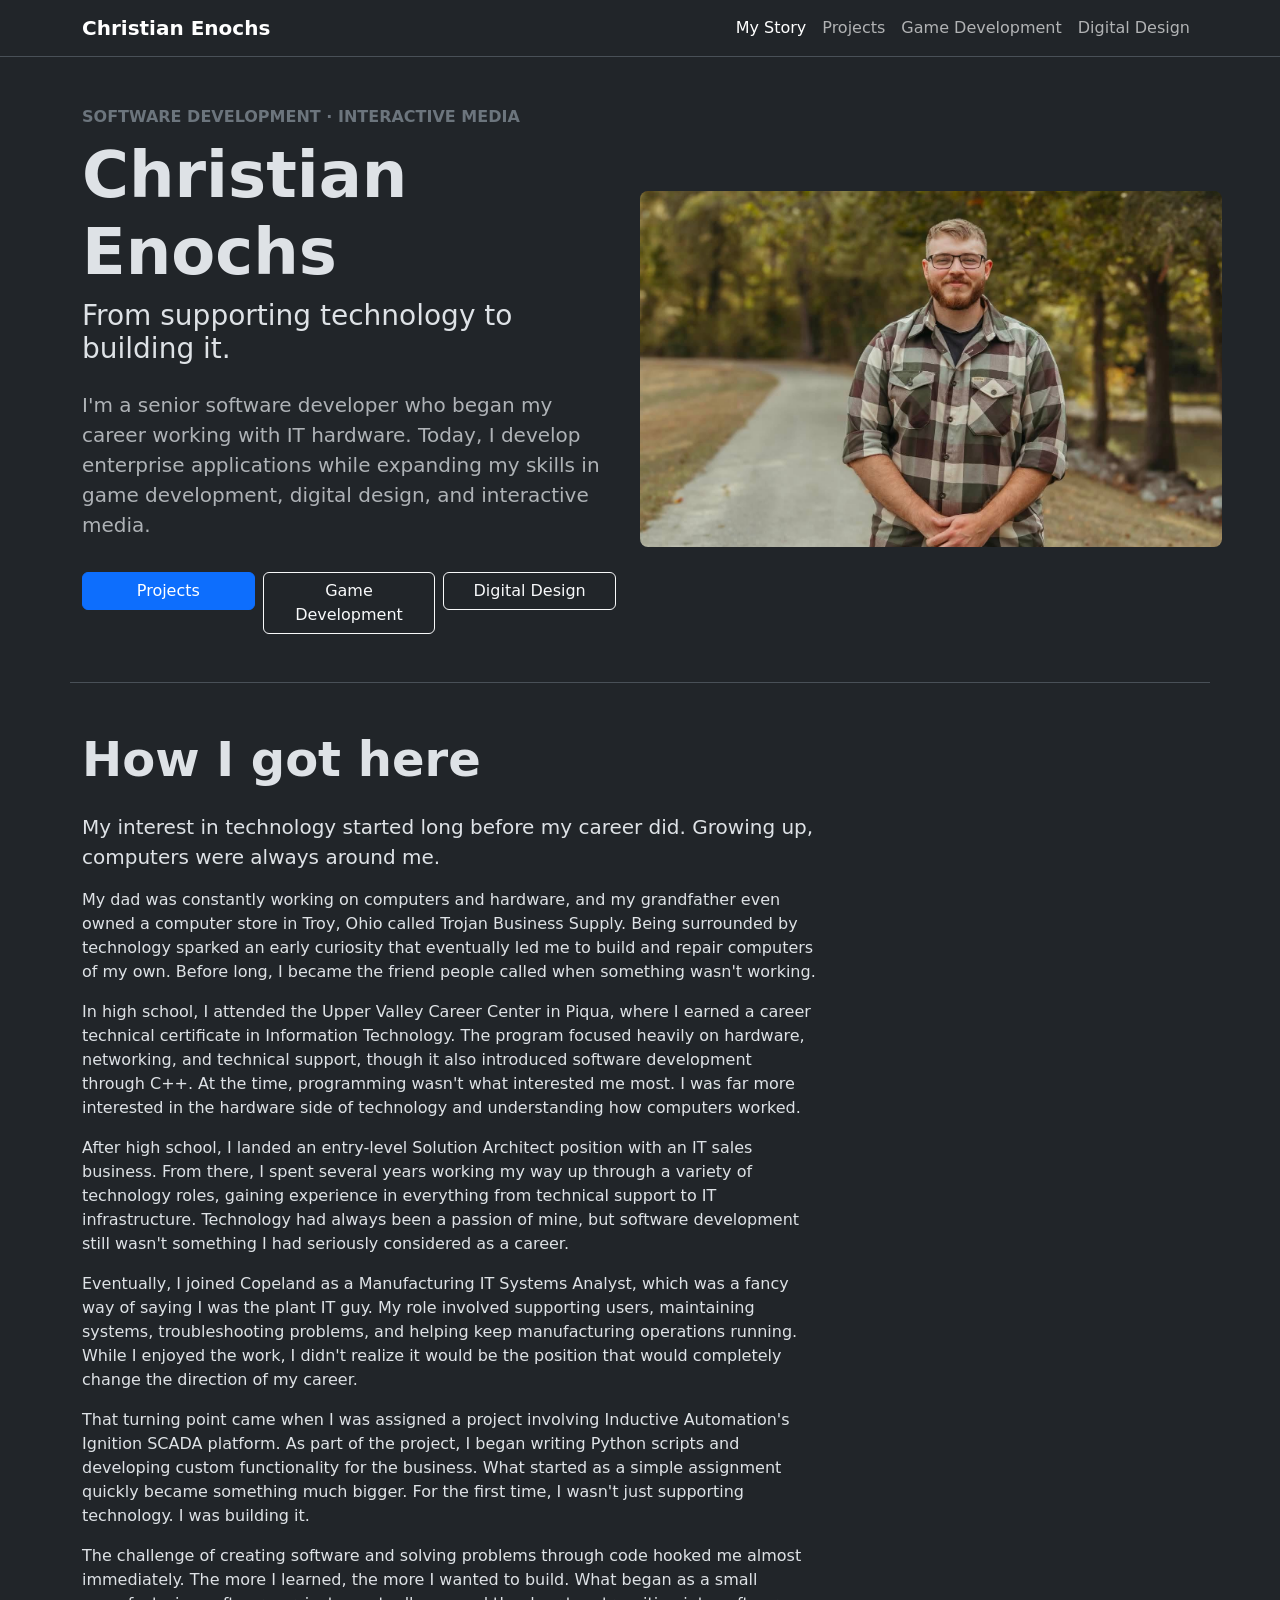
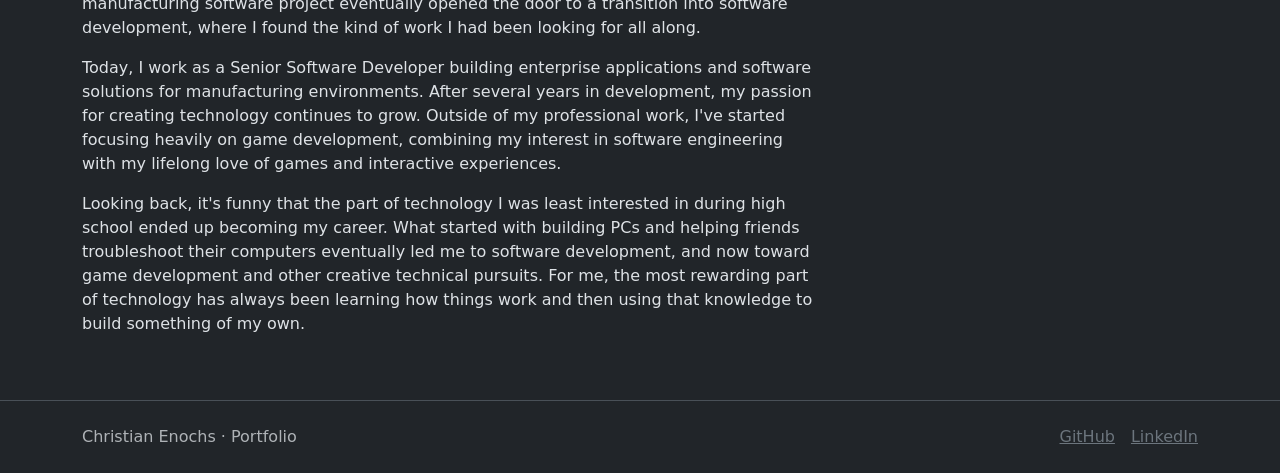
<file: index.html>
<!doctype html>
<html lang="en" data-bs-theme="dark">

<head>
    <meta charset="utf-8">
    <meta name="viewport" content="width=device-width, initial-scale=1">
    <title>Christian Enochs | Portfolio</title>
    <link href="https://cdn.jsdelivr.net/npm/bootstrap@5.3.8/dist/css/bootstrap.min.css" rel="stylesheet">
</head>

<body>
    <nav class="navbar navbar-expand-lg border-bottom">
        <div class="container">
            <a class="navbar-brand fw-bold" href="index.html">
                Christian Enochs
            </a>
            <button class="navbar-toggler" type="button" data-bs-toggle="collapse" data-bs-target="#navbarNav">
                <span class="navbar-toggler-icon"></span>
            </button>
            <div class="collapse navbar-collapse" id="navbarNav">
                <ul class="navbar-nav ms-auto">
                    <li class="nav-item">
                        <a class="nav-link active" href="index.html">
                            My Story
                        </a>
                    </li>
                    <li class="nav-item">
                        <a class="nav-link" href="Pages/projects.html">
                            Projects
                        </a>
                    </li>
                    <li class="nav-item">
                        <a class="nav-link" href="Pages/games.html">
                            Game Development
                        </a>
                    </li>
                    <li class="nav-item">
                        <a class="nav-link" href="Pages/design.html">
                            Digital Design
                        </a>
                    </li>
                </ul>
            </div>
        </div>
    </nav>

    <main>
        <section class="container py-5">
            <div class="row align-items-center g-5">
                <div class="col-lg-6">
                    <p class="text-uppercase text-secondary fw-semibold mb-2">
                        Software Development · Interactive Media
                    </p>
                    <h1 class="display-3 fw-bold">
                        Christian Enochs
                    </h1>
                    <h2 class="h3 mb-4">
                        From supporting technology to building it.
                    </h2>
                    <p class="lead text-body-secondary">
                        I'm a senior software developer who began my career
                        working with IT hardware. Today, I develop enterprise
                        applications while expanding my skills in game development,
                        digital design, and interactive media.
                    </p>
                    <div class="row g-2 mt-4">
                        <div class="col-md-4">
                            <a href="Pages/projects.html" class="btn btn-primary w-100">
                                Projects
                            </a>
                        </div>
                        <div class="col-md-4">
                            <a href="Pages/games.html" class="btn btn-outline-light w-100">
                                Game Development
                            </a>
                        </div>
                        <div class="col-md-4">
                            <a href="Pages/design.html" class="btn btn-outline-light w-100">
                                Digital Design
                            </a>
                        </div>
                    </div>
                </div>

                <div class="col-lg-6 overflow-hidden rounded-3">
                    <!--Chopped photo isn't even actually centered, rip-->
                    <img src="Images/christian.JPG" alt="Christian Enochs" class="img-fluid"
                        style="transform: scale(1.5);">
                </div>

                <!-- <div class="overflow-hidden rounded-3">
                    <img src="../Images/christian.JPG" alt="Christian Enochs" class="w-100 h-100 object-fit-cover" style="transform: scale(1.25);">
                </div> -->
            </div>
        </section>

        <section class="container py-5 border-top">
            <div class="row">
                <div class="col-lg-8">
                    <!-- <p class="text-uppercase text-secondary fw-semibold">
                        My Story
                    </p> -->
                    <h2 class="display-5 fw-bold mb-4">
                        How I got here
                    </h2>
                    <!--Long sappy story-->
                    <p class="lead">
                        My interest in technology started long before my career did. Growing up,
                        computers were always around me.
                    </p>

                    <p>
                        My dad was constantly working on computers and hardware, and my grandfather
                        even owned a computer store in Troy, Ohio called Trojan Business Supply.
                        Being surrounded by technology sparked an early curiosity that eventually
                        led me to build and repair computers of my own. Before long, I became the
                        friend people called when something wasn't working.
                    </p>

                    <p>
                        In high school, I attended the Upper Valley Career Center in Piqua, where
                        I earned a career technical certificate in Information Technology. The
                        program focused heavily on hardware, networking, and technical support,
                        though it also introduced software development through C++. At the time,
                        programming wasn't what interested me most. I was far more interested in
                        the hardware side of technology and understanding how computers worked.
                    </p>

                    <p>
                        After high school, I landed an entry-level Solution Architect position with
                        an IT sales business. From there, I spent several years working my way up
                        through a variety of technology roles, gaining experience in everything
                        from technical support to IT infrastructure. Technology had always been a
                        passion of mine, but software development still wasn't something I had
                        seriously considered as a career.
                    </p>

                    <p>
                        Eventually, I joined Copeland as a Manufacturing IT Systems Analyst, which
                        was a fancy way of saying I was the plant IT guy. My role involved
                        supporting users, maintaining systems, troubleshooting problems, and
                        helping keep manufacturing operations running. While I enjoyed the work, I
                        didn't realize it would be the position that would completely change the
                        direction of my career.
                    </p>

                    <p>
                        That turning point came when I was assigned a project involving Inductive
                        Automation's Ignition SCADA platform. As part of the project, I began
                        writing Python scripts and developing custom functionality for the business.
                        What started as a simple assignment quickly became something much bigger.
                        For the first time, I wasn't just supporting technology. I was building it.
                    </p>

                    <p>
                        The challenge of creating software and solving problems through code hooked
                        me almost immediately. The more I learned, the more I wanted to build. What
                        began as a small manufacturing software project eventually opened the door
                        to a transition into software development, where I found the kind of work I
                        had been looking for all along.
                    </p>

                    <p>
                        Today, I work as a Senior Software Developer building enterprise
                        applications and software solutions for manufacturing environments. After
                        several years in development, my passion for creating technology continues
                        to grow. Outside of my professional work, I've started focusing heavily on
                        game development, combining my interest in software engineering with my
                        lifelong love of games and interactive experiences.
                    </p>

                    <p>
                        Looking back, it's funny that the part of technology I was least interested
                        in during high school ended up becoming my career. What started with
                        building PCs and helping friends troubleshoot their computers eventually
                        led me to software development, and now toward game development and other
                        creative technical pursuits. For me, the most rewarding part of technology
                        has always been learning how things work and then using that knowledge to
                        build something of my own.
                    </p>

                </div>
            </div>
        </section>
    </main>

    <footer class="border-top py-4">
        <div class="container d-flex justify-content-between">
            <span class="text-body-secondary">Christian Enochs · Portfolio</span>
            <div><a href="https://github.com/cenoxx" class="link-secondary me-3" target="_blank" rel="noopener noreferrer">GitHub</a><a href="https://www.linkedin.com/in/christian-enochs-bb6218185/" class="link-secondary" target="_blank" rel="noopener noreferrer">LinkedIn</a></div>
        </div>
    </footer>

    <script src="https://cdn.jsdelivr.net/npm/bootstrap@5.3.8/dist/js/bootstrap.bundle.min.js">
    </script>
</body>

</html>
</file>
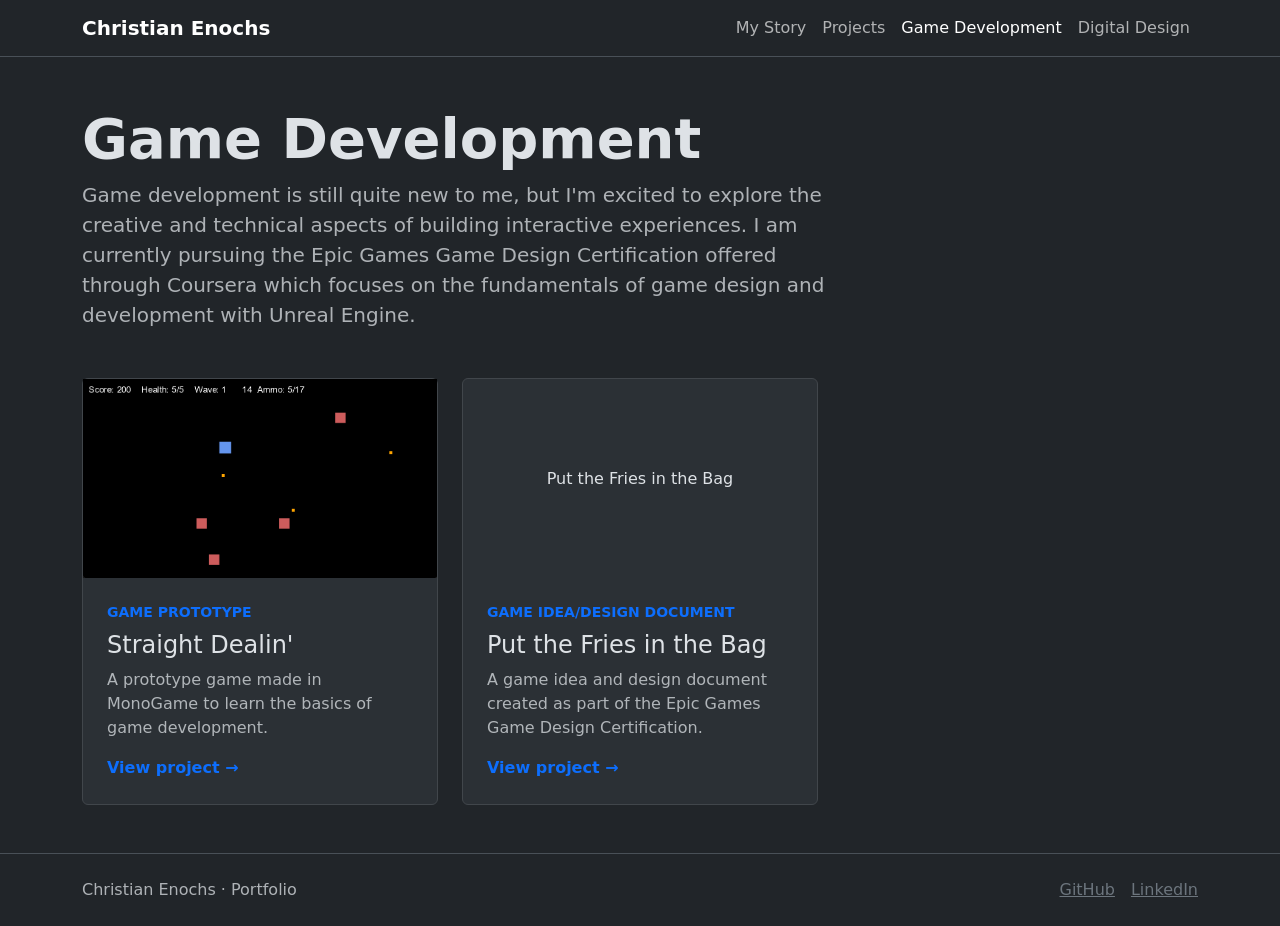
<file: Pages/games.html>
<!doctype html>
<html lang="en" data-bs-theme="dark">

<head>
    <meta charset="utf-8">
    <meta name="viewport" content="width=device-width, initial-scale=1">
    <title>Game Development | Christian Enochs</title>
    <link href="https://cdn.jsdelivr.net/npm/bootstrap@5.3.8/dist/css/bootstrap.min.css" rel="stylesheet">
    <link href="../Styles/portfolio.css" rel="stylesheet">
</head>

<body>
    <nav class="navbar navbar-expand-lg border-bottom">
        <div class="container">
            <a class="navbar-brand fw-bold" href="../index.html">Christian Enochs</a>
            <button class="navbar-toggler" type="button" data-bs-toggle="collapse" data-bs-target="#navbarNav"
                aria-controls="navbarNav" aria-expanded="false" aria-label="Toggle navigation">
                <span class="navbar-toggler-icon"></span>
            </button>
            <div class="collapse navbar-collapse" id="navbarNav">
                <ul class="navbar-nav ms-auto">
                    <li class="nav-item"><a class="nav-link" href="../index.html">My Story</a></li>
                        <li class="nav-item"><a class="nav-link" href="projects.html">Projects</a></li>
                        <li class="nav-item"><a class="nav-link active" aria-current="page" href="games.html">Game
                            Development</a></li>
                        <li class="nav-item"><a class="nav-link" href="design.html">Digital Design</a></li>
                </ul>
            </div>
        </div>
    </nav>
    <main>
        <section class="container py-5">
            <div class="mb-5" style="max-width: 48rem;">
                <h1 class="display-4 fw-bold">Game Development</h1>
                <p class="lead text-body-secondary mb-0">Game development is still quite new to me, but I'm excited to
                    explore the creative and technical aspects of building interactive experiences.
                    I am currently pursuing the Epic Games Game Design Certification offered through Coursera which
                    focuses on the fundamentals of game design and development with Unreal Engine.
                </p>
            </div>
            <div class="row g-4">
                <div class="col-md-6 col-lg-4">
                    <a class="card project-card h-100 text-decoration-none border-secondary-subtle bg-body-tertiary"
                        href="case-studies/straight-dealin.html">
                        <div class="project-thumbnail">
                            <img src="../Images/straight-dealin.png" alt="Straight Dealin' game prototype">
                        </div>
                        <div class="card-body p-4">
                            <p class="small text-primary fw-semibold text-uppercase mb-2">Game Prototype</p>
                            <h2 class="h4 card-title text-body">Straight Dealin'</h2>
                            <p class="card-text text-body-secondary">A prototype game made in MonoGame to learn the
                                basics of game development.</p>
                            <span class="link-primary fw-semibold">View project <span
                                    aria-hidden="true">→</span></span>
                        </div>
                    </a>
                </div>

                <div class="col-md-6 col-lg-4">
                    <a class="card project-card h-100 text-decoration-none border-secondary-subtle bg-body-tertiary"
                        href="case-studies/put-the-fries-in-the-bag.html">
                        <div class="project-thumbnail rounded-top d-flex align-items-center justify-content-center">
                            <span class="project-thumbnail-label">Put the Fries in the Bag</span></div>
                        <div class="card-body p-4">
                            <p class="small text-primary fw-semibold text-uppercase mb-2">Game Idea/Design Document</p>
                            <h2 class="h4 card-title text-body">Put the Fries in the Bag</h2>
                            <p class="card-text text-body-secondary">A game idea and design document created as part of
                                the Epic Games Game Design Certification.</p>
                            <span class="link-primary fw-semibold">View project <span
                                    aria-hidden="true">→</span></span>
                        </div>
                    </a>
                </div>
            </div>


        </section>
    </main>
    <footer class="border-top py-4">
        <div class="container d-flex justify-content-between">
            <span class="text-body-secondary">Christian Enochs · Portfolio</span>
            <div><a href="https://github.com/cenoxx" class="link-secondary me-3" target="_blank"
                    rel="noopener noreferrer">GitHub</a><a href="https://www.linkedin.com/in/christian-enochs-bb6218185/" class="link-secondary" target="_blank"
                    rel="noopener noreferrer">LinkedIn</a></div>
        </div>
    </footer>
    <script src="https://cdn.jsdelivr.net/npm/bootstrap@5.3.8/dist/js/bootstrap.bundle.min.js"></script>
</body>

</html>
</file>
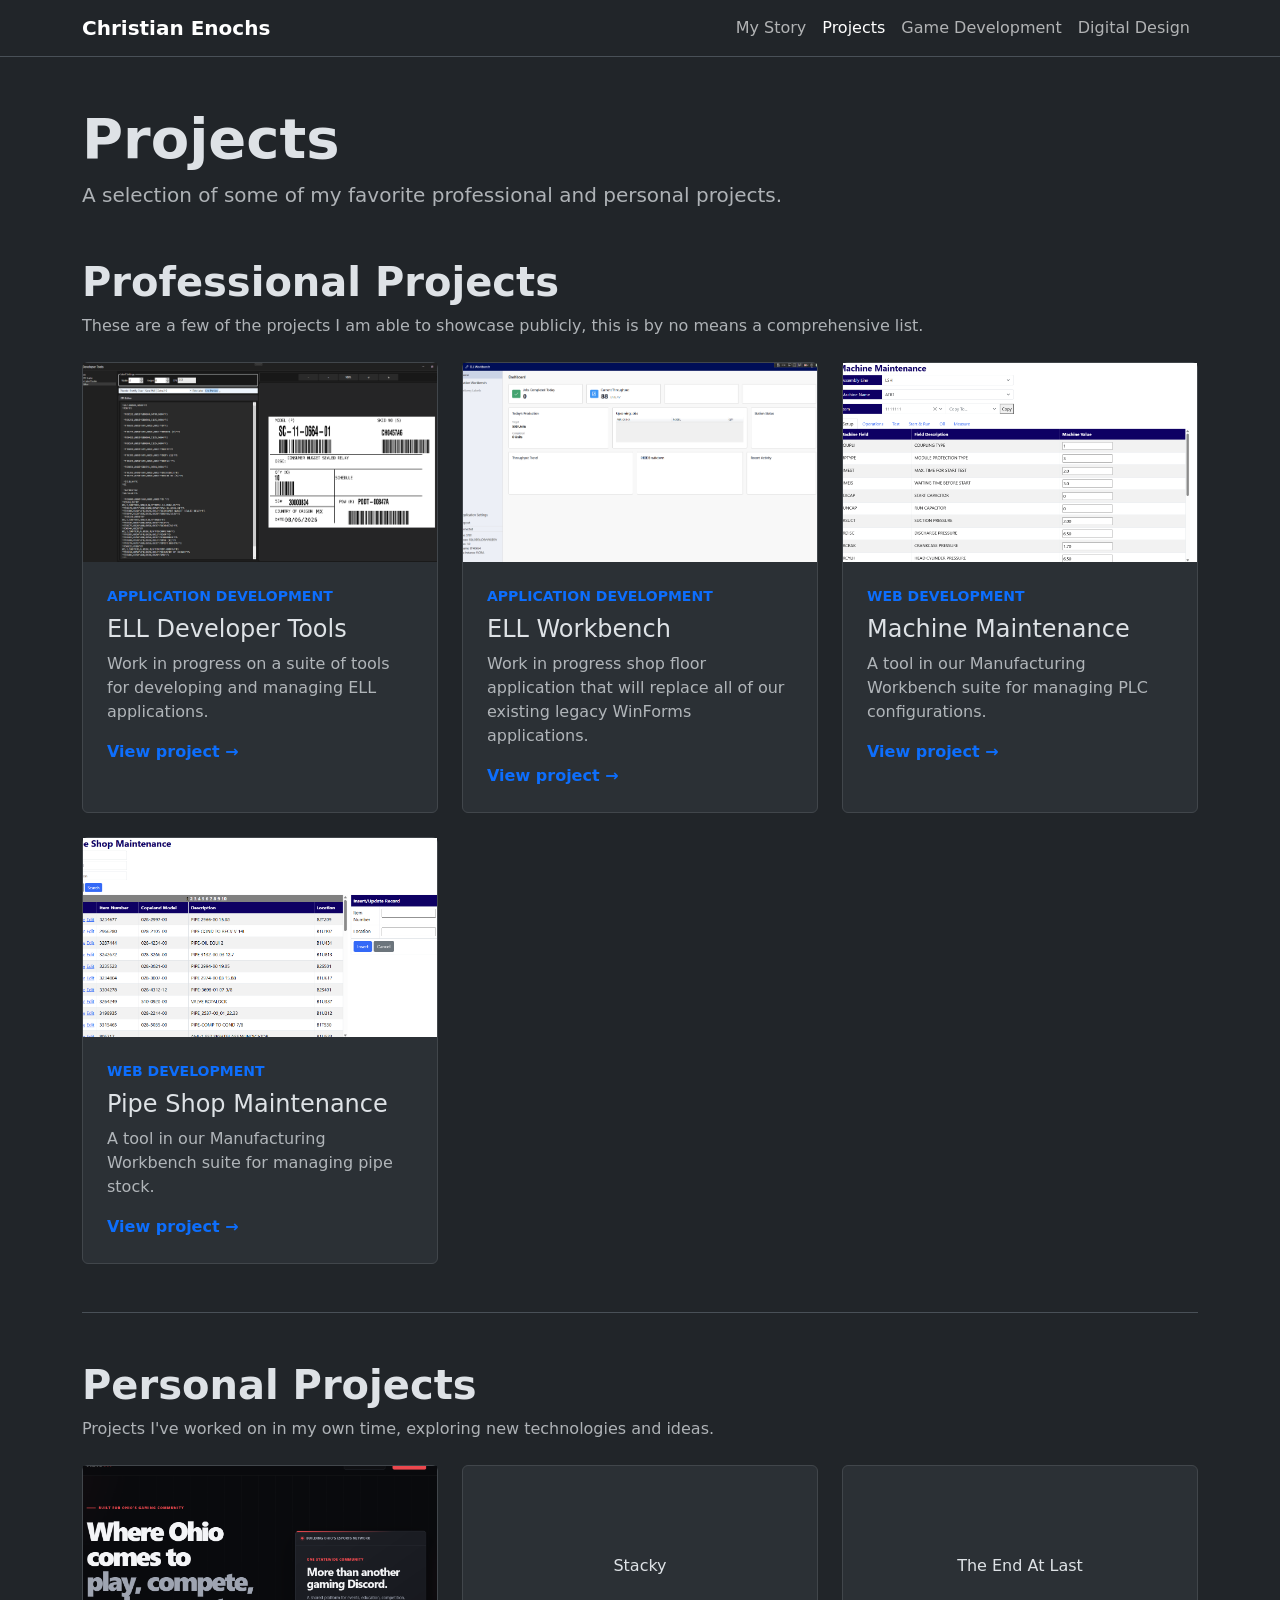
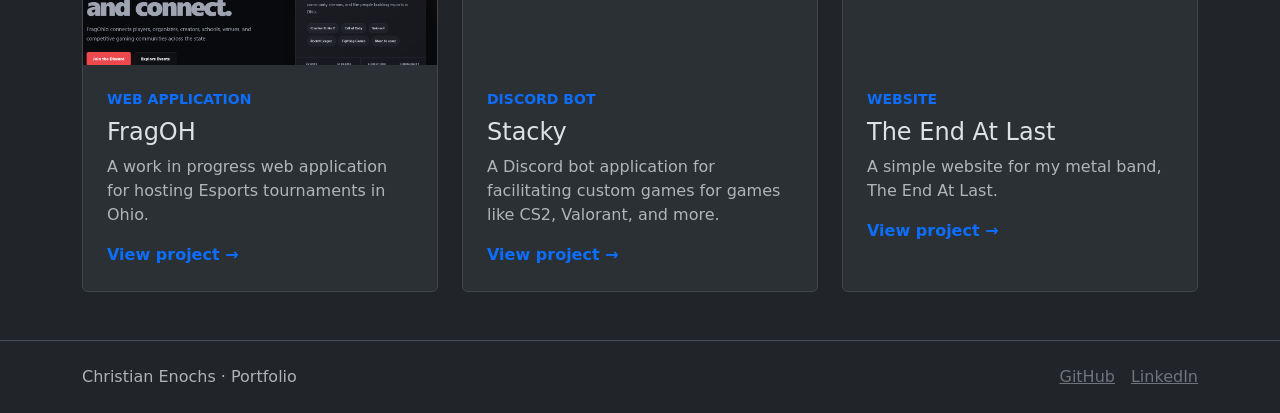
<file: Pages/projects.html>
<!doctype html>
<html lang="en" data-bs-theme="dark">

<head>
    <meta charset="utf-8">
    <meta name="viewport" content="width=device-width, initial-scale=1">
    <title>Projects | Christian Enochs</title>
    <link href="https://cdn.jsdelivr.net/npm/bootstrap@5.3.8/dist/css/bootstrap.min.css" rel="stylesheet">
    <link href="../Styles/portfolio.css" rel="stylesheet">
</head>

<body>
    <nav class="navbar navbar-expand-lg border-bottom">
        <div class="container">
            <a class="navbar-brand fw-bold" href="../index.html">Christian Enochs</a>
            <button class="navbar-toggler" type="button" data-bs-toggle="collapse" data-bs-target="#navbarNav"
                aria-controls="navbarNav" aria-expanded="false" aria-label="Toggle navigation">
                <span class="navbar-toggler-icon"></span>
            </button>
            <div class="collapse navbar-collapse" id="navbarNav">
                <ul class="navbar-nav ms-auto">
                    <li class="nav-item"><a class="nav-link" href="../index.html">My Story</a></li>
                    <li class="nav-item"><a class="nav-link active" aria-current="page"
                            href="projects.html">Projects</a></li>
                    <li class="nav-item"><a class="nav-link" href="games.html">Game Development</a></li>
                    <li class="nav-item"><a class="nav-link" href="design.html">Digital Design</a></li>
                </ul>
            </div>
        </div>
    </nav>
    <main>
        <section class="container py-5">
            <div class="mb-5" style="max-width: 48rem;">
                <h1 class="display-4 fw-bold">Projects</h1>
                <p class="lead text-body-secondary mb-0">A selection of some of my favorite professional and personal
                    projects.</p>
            </div>

            <section id="professional-projects" class="mb-5">
                <div class="mb-4">
                    <h2 class="display-6 fw-bold">Professional Projects</h2>
                    <p class="text-body-secondary">These are a few of the projects I am able to showcase publicly, this
                        is by no means a comprehensive list.</p>
                </div>
                <div class="row g-4">
                    <div class="col-md-6 col-lg-4">
                        <a class="card project-card h-100 text-decoration-none border-secondary-subtle bg-body-tertiary"
                            href="case-studies/ell-developer-tools.html">
                            <div class="project-thumbnail">
                                <img src="../Images/ell-developer-tools.png" alt="ELL Developer Tools interface">
                            </div>
                            <div class="card-body p-4">
                                <p class="small text-primary fw-semibold text-uppercase mb-2">Application Development
                                </p>
                                <h3 class="h4 card-title text-body">ELL Developer Tools</h3>
                                <p class="card-text text-body-secondary">Work in progress on a suite of tools for
                                    developing and managing ELL applications.</p>
                                <span class="link-primary fw-semibold">View project <span
                                        aria-hidden="true">→</span></span>
                            </div>
                        </a>
                    </div>
                    <div class="col-md-6 col-lg-4">
                        <a class="card project-card h-100 text-decoration-none border-secondary-subtle bg-body-tertiary"
                            href="case-studies/ell-workbench.html">
                            <div class="project-thumbnail">
                                <img src="../Images/ell-workbench.png" alt="ELL Workbench interface">
                            </div>
                            <div class="card-body p-4">
                                <p class="small text-primary fw-semibold text-uppercase mb-2">Application Development
                                </p>
                                <h3 class="h4 card-title text-body">ELL Workbench</h3>
                                <p class="card-text text-body-secondary">Work in progress shop floor application that
                                    will replace all of our existing legacy WinForms applications.</p>
                                <span class="link-primary fw-semibold">View project <span
                                        aria-hidden="true">→</span></span>
                            </div>
                        </a>
                    </div>
                    <div class="col-md-6 col-lg-4">
                        <a class="card project-card h-100 text-decoration-none border-secondary-subtle bg-body-tertiary"
                            href="case-studies/machine-maintenance.html">
                            <div class="project-thumbnail">
                                <img src="../Images/machine-maintenance.png" alt="Machine Maintenance interface">
                            </div>
                            <div class="card-body p-4">
                                <p class="small text-primary fw-semibold text-uppercase mb-2">Web Development</p>
                                <h3 class="h4 card-title text-body">Machine Maintenance</h3>
                                <p class="card-text text-body-secondary">A tool in our Manufacturing Workbench suite for
                                    managing PLC configurations.</p>
                                <span class="link-primary fw-semibold">View project <span
                                        aria-hidden="true">→</span></span>
                            </div>
                        </a>
                    </div>
                    <div class="col-md-6 col-lg-4">
                        <a class="card project-card h-100 text-decoration-none border-secondary-subtle bg-body-tertiary"
                            href="case-studies/pipe-shop-maintenance.html">
                            <div class="project-thumbnail">
                                <img src="../Images/pipe-shop-maintenance.png" alt="Pipe Shop Maintenance interface">
                            </div>
                            <div class="card-body p-4">
                                <p class="small text-primary fw-semibold text-uppercase mb-2">Web Development</p>
                                <h3 class="h4 card-title text-body">Pipe Shop Maintenance</h3>
                                <p class="card-text text-body-secondary">A tool in our Manufacturing Workbench suite for
                                    managing pipe stock.</p>
                                <span class="link-primary fw-semibold">View project <span
                                        aria-hidden="true">→</span></span>
                            </div>
                        </a>
                    </div>
                </div>
            </section>

            <section id="personal-projects" class="pt-5 border-top">
                <div class="mb-4">
                    <h2 class="display-6 fw-bold">Personal Projects</h2>
                    <p class="text-body-secondary">Projects I've worked on in my own time, exploring new technologies and ideas.</p>
                </div>
                <div class="row g-4">
                    <div class="col-md-6 col-lg-4">
                        <a class="card project-card h-100 text-decoration-none border-secondary-subtle bg-body-tertiary"
                            href="case-studies/frag-oh.html">
                            <div class="project-thumbnail">
                                <img src="../Images/frag-oh.png" alt="FragOH home page">
                            </div>
                            <div class="card-body p-4">
                                <p class="small text-primary fw-semibold text-uppercase mb-2">Web Application</p>
                                <h3 class="h4 card-title text-body">FragOH</h3>
                                <p class="card-text text-body-secondary">A work in progress web application for hosting
                                    Esports tournaments in Ohio.</p>
                                <span class="link-primary fw-semibold">View project <span
                                        aria-hidden="true">→</span></span>
                            </div>
                        </a>
                    </div>
                    <div class="col-md-6 col-lg-4">
                        <a class="card project-card h-100 text-decoration-none border-secondary-subtle bg-body-tertiary"
                            href="case-studies/stacky.html">
                            <div class="project-thumbnail rounded-top d-flex align-items-center justify-content-center">
                                <span class="project-thumbnail-label">Stacky</span>
                            </div>
                            <div class="card-body p-4">
                                <p class="small text-primary fw-semibold text-uppercase mb-2">Discord Bot</p>
                                <h3 class="h4 card-title text-body">Stacky</h3>
                                <p class="card-text text-body-secondary">A Discord bot application for facilitating
                                    custom games for games like CS2, Valorant, and more.</p>
                                <span class="link-primary fw-semibold">View project <span
                                        aria-hidden="true">→</span></span>
                            </div>
                        </a>
                    </div>

                    <div class="col-md-6 col-lg-4">
                        <a class="card project-card h-100 text-decoration-none border-secondary-subtle bg-body-tertiary"
                            href="case-studies/the-end-at-last.html">
                            <div class="project-thumbnail rounded-top d-flex align-items-center justify-content-center">
                                <span class="project-thumbnail-label">The End At Last</span>
                            </div>
                            <div class="card-body p-4">
                                <p class="small text-primary fw-semibold text-uppercase mb-2">Website</p>
                                <h3 class="h4 card-title text-body">The End At Last</h3>
                                <p class="card-text text-body-secondary">A simple website for my metal band, The End At Last.</p>
                                <span class="link-primary fw-semibold">View project <span
                                        aria-hidden="true">→</span></span>
                            </div>
                        </a>
                    </div>
                </div>
            </section>
        </section>
    </main>
    <footer class="border-top py-4">
        <div class="container d-flex justify-content-between">
            <span class="text-body-secondary">Christian Enochs · Portfolio</span>
            <div><a href="https://github.com/cenoxx" class="link-secondary me-3" target="_blank"
                    rel="noopener noreferrer">GitHub</a><a href="https://www.linkedin.com/in/christian-enochs-bb6218185/" class="link-secondary" target="_blank"
                    rel="noopener noreferrer">LinkedIn</a></div>
        </div>
    </footer>
    <script src="https://cdn.jsdelivr.net/npm/bootstrap@5.3.8/dist/js/bootstrap.bundle.min.js"></script>
</body>

</html>
</file>
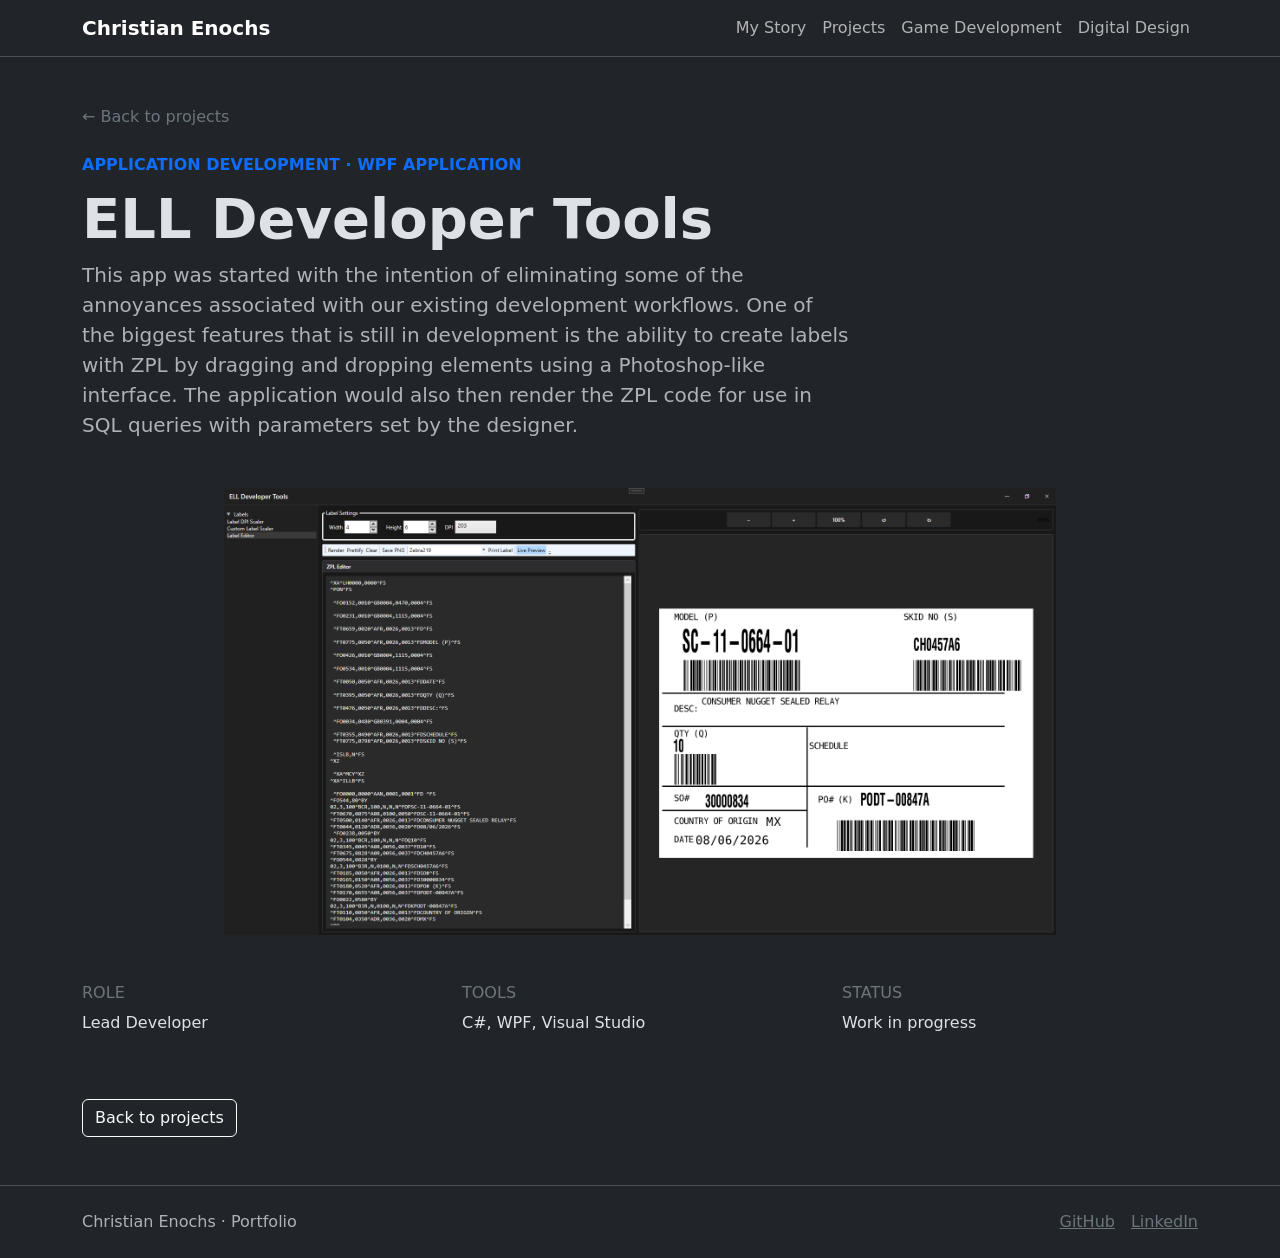
<file: Pages/case-studies/ell-developer-tools.html>
<!doctype html>
<html lang="en" data-bs-theme="dark">
<head>
    <meta charset="utf-8">
    <meta name="viewport" content="width=device-width, initial-scale=1">
    <title>Project Case Study | Christian Enochs</title>
    <link href="https://cdn.jsdelivr.net/npm/bootstrap@5.3.8/dist/css/bootstrap.min.css" rel="stylesheet">
    <link href="../../Styles/portfolio.css" rel="stylesheet">
</head>
<body>
    <nav class="navbar navbar-expand-lg border-bottom">
        <div class="container">
            <a class="navbar-brand fw-bold" href="../../index.html">Christian Enochs</a>
            <button class="navbar-toggler" type="button" data-bs-toggle="collapse" data-bs-target="#navbarNav" aria-controls="navbarNav" aria-expanded="false" aria-label="Toggle navigation">
                <span class="navbar-toggler-icon"></span>
            </button>
            <div class="collapse navbar-collapse" id="navbarNav">
                <ul class="navbar-nav ms-auto">
                    <li class="nav-item"><a class="nav-link" href="../../index.html">My Story</a></li>
                    <li class="nav-item"><a class="nav-link" href="../projects.html">Projects</a></li>
                    <li class="nav-item"><a class="nav-link" href="../games.html">Game Development</a></li>
                    <li class="nav-item"><a class="nav-link" href="../design.html">Digital Design</a></li>
                </ul>
            </div>
        </div>
    </nav>
    <main>
        <section class="container py-5">
            <a class="link-secondary text-decoration-none" href="../projects.html">← Back to projects</a>
            <div class="mt-4 mb-5" style="max-width: 48rem;">
                <p class="text-uppercase text-primary fw-semibold mb-2">Application Development · WPF Application</p>
                <h1 class="display-4 fw-bold">ELL Developer Tools</h1>
                <p class="lead text-body-secondary">This app was started with the intention of eliminating some of the annoyances associated with our existing development workflows.
                    One of the biggest features that is still in development is the ability to create labels with ZPL by dragging and dropping elements using a Photoshop-like interface.
                    The application would also then render the ZPL code for use in SQL queries with parameters set by the designer.
                </p>
            </div>

            <div class="case-study-visual case-study-image mb-5">
                <img src="../../Images/ell-developer-tools.png" alt="Screenshot of ELL Developer Tools">
            </div>

            <div class="row g-4 mb-5">
                <div class="col-md-4">
                    <h2 class="h6 text-uppercase text-secondary">Role</h2>
                    <p>Lead Developer</p>
                </div>
                <div class="col-md-4">
                    <h2 class="h6 text-uppercase text-secondary">Tools</h2>
                    <p>C#, WPF, Visual Studio</p>
                </div>
                <div class="col-md-4">
                    <h2 class="h6 text-uppercase text-secondary">Status</h2>
                    <p>Work in progress</p>
                </div>
            </div>

            <a class="btn btn-outline-light" href="../projects.html">Back to projects</a>
        </section>
    </main>
    <footer class="border-top py-4">
        <div class="container d-flex justify-content-between">
            <span class="text-body-secondary">Christian Enochs · Portfolio</span>
            <div><a href="https://github.com/cenoxx" class="link-secondary me-3" target="_blank" rel="noopener noreferrer">GitHub</a><a href="https://www.linkedin.com/in/christian-enochs-bb6218185/" class="link-secondary" target="_blank" rel="noopener noreferrer">LinkedIn</a></div>
        </div>
    </footer>
    <script src="https://cdn.jsdelivr.net/npm/bootstrap@5.3.8/dist/js/bootstrap.bundle.min.js"></script>
</body>
</html>
</file>
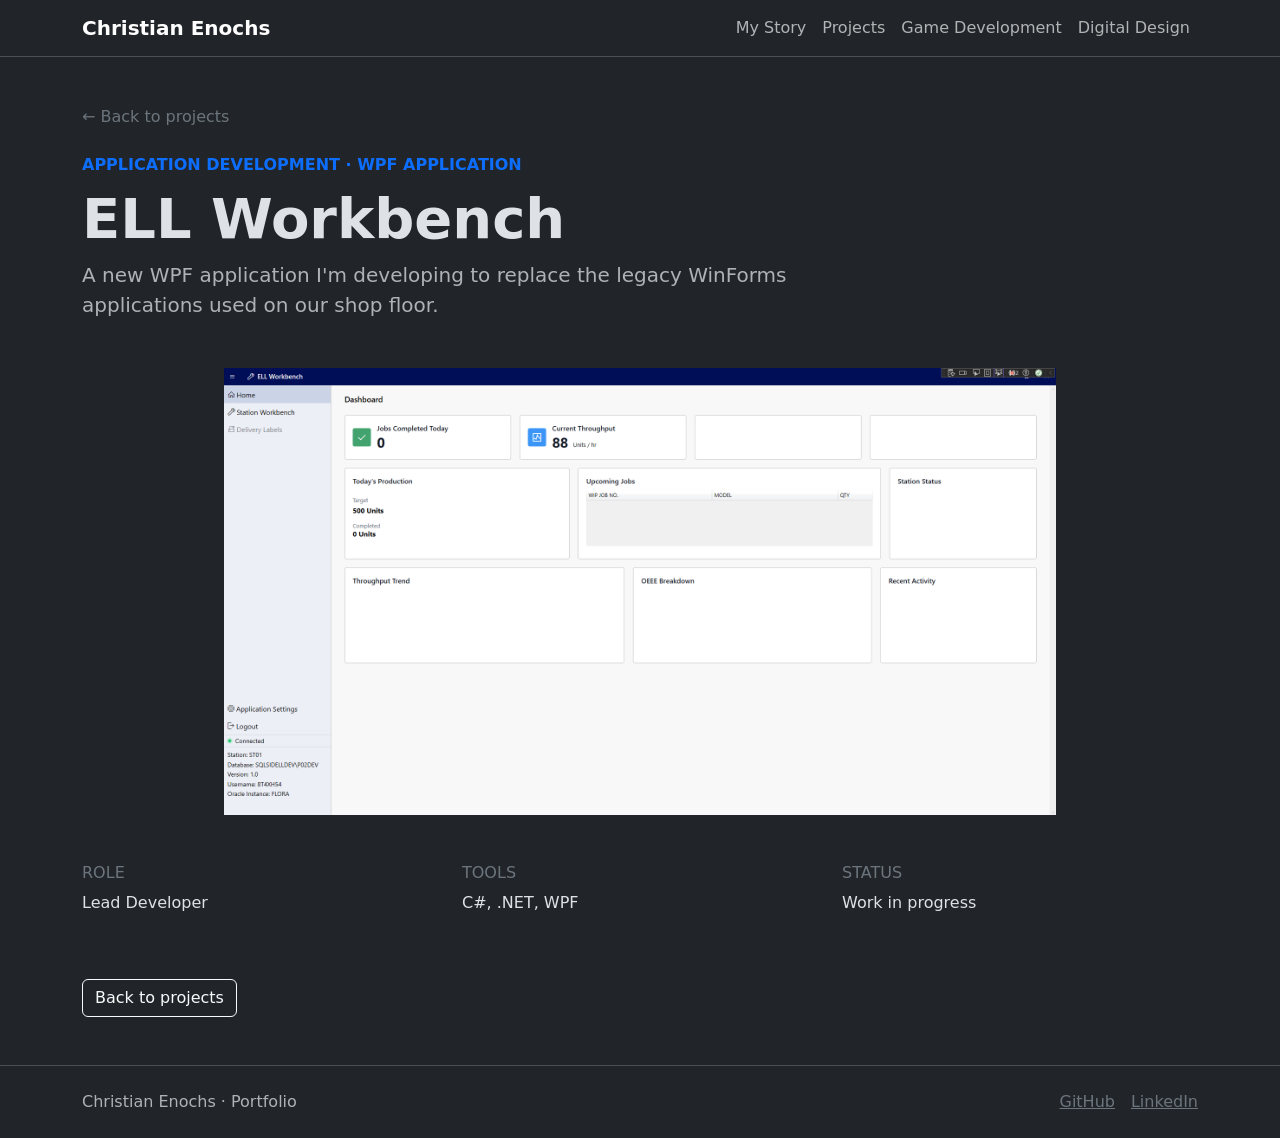
<file: Pages/case-studies/ell-workbench.html>
<!doctype html>
<html lang="en" data-bs-theme="dark">

<head>
    <meta charset="utf-8">
    <meta name="viewport" content="width=device-width, initial-scale=1">
    <title>ELL Workbench | Christian Enochs</title>
    <link href="https://cdn.jsdelivr.net/npm/bootstrap@5.3.8/dist/css/bootstrap.min.css" rel="stylesheet">
    <link href="../../Styles/portfolio.css" rel="stylesheet">
</head>

<body>
    <nav class="navbar navbar-expand-lg border-bottom">
        <div class="container">
            <a class="navbar-brand fw-bold" href="../../index.html">Christian Enochs</a>
            <button class="navbar-toggler" type="button" data-bs-toggle="collapse" data-bs-target="#navbarNav"
                aria-controls="navbarNav" aria-expanded="false" aria-label="Toggle navigation"><span
                    class="navbar-toggler-icon"></span></button>
            <div class="collapse navbar-collapse" id="navbarNav">
                <ul class="navbar-nav ms-auto">
                    <li class="nav-item"><a class="nav-link" href="../../index.html">My Story</a></li>
                    <li class="nav-item"><a class="nav-link" href="../projects.html">Projects</a></li>
                    <li class="nav-item"><a class="nav-link" href="../games.html">Game Development</a></li>
                    <li class="nav-item"><a class="nav-link" href="../design.html">Digital Design</a></li>
                </ul>
            </div>
        </div>
    </nav>
    <main>
        <section class="container py-5">
            <a class="link-secondary text-decoration-none" href="../projects.html">← Back to projects</a>
            <div class="mt-4 mb-5" style="max-width: 48rem;">
                <p class="text-uppercase text-primary fw-semibold mb-2">Application Development · WPF Application</p>
                <h1 class="display-4 fw-bold">ELL Workbench</h1>
                <p class="lead text-body-secondary">A new WPF application I'm developing to replace the legacy
                    WinForms applications used on our shop floor.</p>
            </div>
            <div class="case-study-visual case-study-image mb-5"><img src="../../Images/ell-workbench.png"
                    alt="ELL Workbench application interface"></div>
            <div class="row g-4 mb-5">
                <div class="col-md-4">
                    <h2 class="h6 text-uppercase text-secondary">Role</h2>
                    <p>Lead Developer</p>
                </div>
                <div class="col-md-4">
                    <h2 class="h6 text-uppercase text-secondary">Tools</h2>
                    <p>C#, .NET, WPF</p>
                </div>
                <div class="col-md-4">
                    <h2 class="h6 text-uppercase text-secondary">Status</h2>
                    <p>Work in progress</p>
                </div>
            </div>
            <a class="btn btn-outline-light" href="../projects.html">Back to projects</a>
        </section>
    </main>
    <footer class="border-top py-4">
        <div class="container d-flex justify-content-between"><span class="text-body-secondary">Christian Enochs ·
                Portfolio</span>
            <div><a href="https://github.com/cenoxx" class="link-secondary me-3" target="_blank"
                    rel="noopener noreferrer">GitHub</a><a href="https://www.linkedin.com/in/christian-enochs-bb6218185/" class="link-secondary" target="_blank"
                    rel="noopener noreferrer">LinkedIn</a></div>
        </div>
    </footer>
    <script src="https://cdn.jsdelivr.net/npm/bootstrap@5.3.8/dist/js/bootstrap.bundle.min.js"></script>
</body>

</html>
</file>
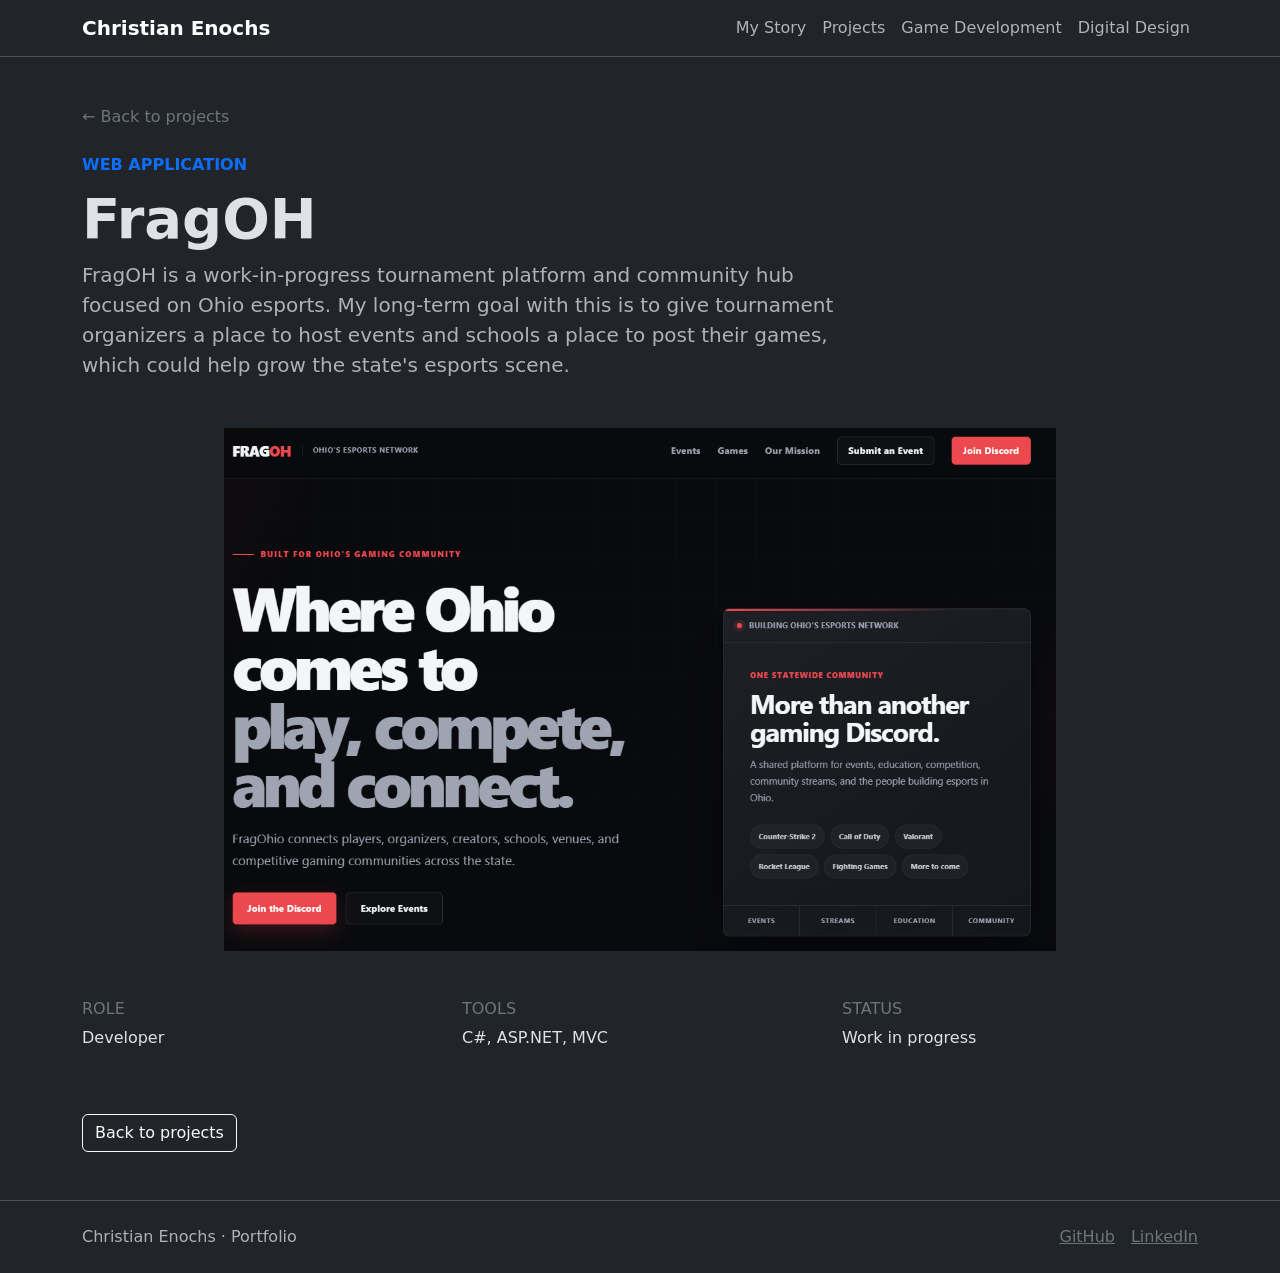
<file: Pages/case-studies/frag-oh.html>
<!doctype html>
<html lang="en" data-bs-theme="dark">

<head>
    <meta charset="utf-8">
    <meta name="viewport" content="width=device-width, initial-scale=1">
    <title>FragOH | Christian Enochs</title>
    <link href="https://cdn.jsdelivr.net/npm/bootstrap@5.3.8/dist/css/bootstrap.min.css" rel="stylesheet">
    <link href="../../Styles/portfolio.css" rel="stylesheet">
</head>

<body>
    <nav class="navbar navbar-expand-lg border-bottom">
        <div class="container">
            <a class="navbar-brand fw-bold" href="../../index.html">Christian Enochs</a>
            <button class="navbar-toggler" type="button" data-bs-toggle="collapse" data-bs-target="#navbarNav"
                aria-controls="navbarNav" aria-expanded="false" aria-label="Toggle navigation"><span
                    class="navbar-toggler-icon"></span></button>
            <div class="collapse navbar-collapse" id="navbarNav">
                <ul class="navbar-nav ms-auto">
                    <li class="nav-item"><a class="nav-link" href="../../index.html">My Story</a></li>
                    <li class="nav-item"><a class="nav-link" href="../projects.html">Projects</a></li>
                    <li class="nav-item"><a class="nav-link" href="../games.html">Game Development</a></li>
                    <li class="nav-item"><a class="nav-link" href="../design.html">Digital Design</a></li>
                </ul>
            </div>
        </div>
    </nav>
    <main>
        <section class="container py-5">
            <a class="link-secondary text-decoration-none" href="../projects.html">← Back to projects</a>
            <div class="mt-4 mb-5" style="max-width: 48rem;">
                <p class="text-uppercase text-primary fw-semibold mb-2">Web Application</p>
                <h1 class="display-4 fw-bold">FragOH</h1>
                <p class="lead text-body-secondary">FragOH is a work-in-progress tournament platform and community hub
                    focused on Ohio esports. My long-term goal with this is to give tournament organizers a place to host events
                    and schools a place to post their games, which could help grow the state's esports scene.</p>
            </div>
            <div class="case-study-visual case-study-image mb-5"><img src="../../Images/frag-oh.png"
                    alt="FragOH esports tournament website"></div>
            <div class="row g-4 mb-5">
                <div class="col-md-4">
                    <h2 class="h6 text-uppercase text-secondary">Role</h2>
                    <p>Developer</p>
                </div>
                <div class="col-md-4">
                    <h2 class="h6 text-uppercase text-secondary">Tools</h2>
                    <p>C#, ASP.NET, MVC</p>
                </div>
                <div class="col-md-4">
                    <h2 class="h6 text-uppercase text-secondary">Status</h2>
                    <p>Work in progress</p>
                </div>
            </div>
            <a class="btn btn-outline-light" href="../projects.html">Back to projects</a>
        </section>
    </main>
    <footer class="border-top py-4">
        <div class="container d-flex justify-content-between"><span class="text-body-secondary">Christian Enochs ·
                Portfolio</span>
            <div><a href="https://github.com/cenoxx" class="link-secondary me-3" target="_blank"
                    rel="noopener noreferrer">GitHub</a><a href="https://www.linkedin.com/in/christian-enochs-bb6218185/" class="link-secondary" target="_blank"
                    rel="noopener noreferrer">LinkedIn</a></div>
        </div>
    </footer>
    <script src="https://cdn.jsdelivr.net/npm/bootstrap@5.3.8/dist/js/bootstrap.bundle.min.js"></script>
</body>

</html>
</file>
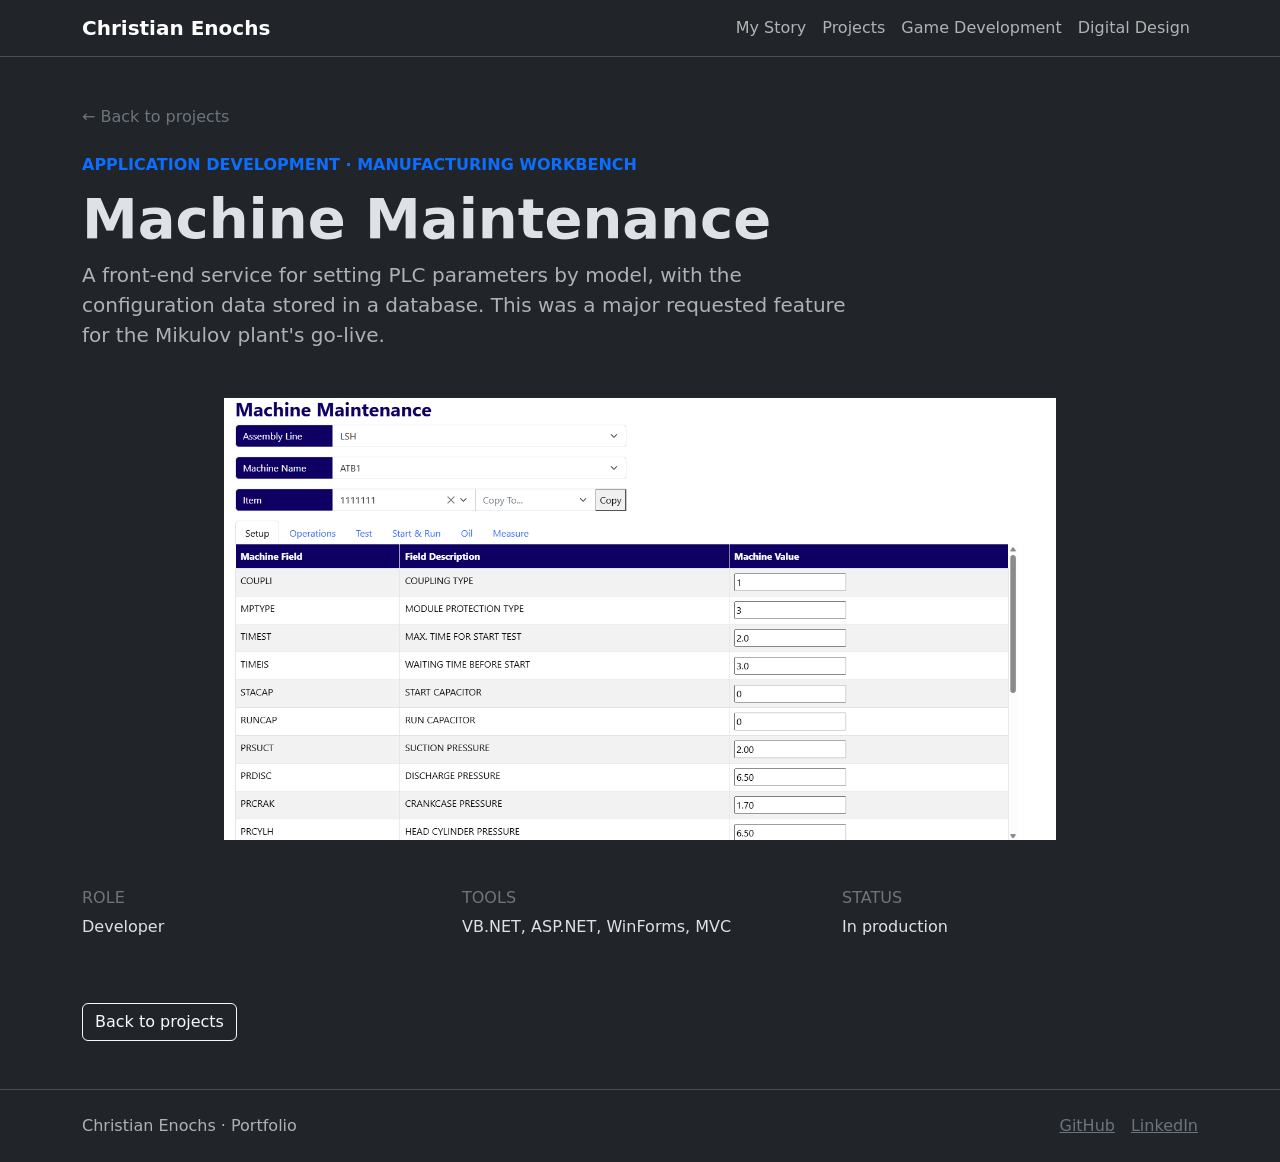
<file: Pages/case-studies/machine-maintenance.html>
<!doctype html>
<html lang="en" data-bs-theme="dark">

<head>
    <meta charset="utf-8">
    <meta name="viewport" content="width=device-width, initial-scale=1">
    <title>Machine Maintenance | Christian Enochs</title>
    <link href="https://cdn.jsdelivr.net/npm/bootstrap@5.3.8/dist/css/bootstrap.min.css" rel="stylesheet">
    <link href="../../Styles/portfolio.css" rel="stylesheet">
</head>

<body>
    <nav class="navbar navbar-expand-lg border-bottom">
        <div class="container">
            <a class="navbar-brand fw-bold" href="../../index.html">Christian Enochs</a>
            <button class="navbar-toggler" type="button" data-bs-toggle="collapse" data-bs-target="#navbarNav"
                aria-controls="navbarNav" aria-expanded="false" aria-label="Toggle navigation"><span
                    class="navbar-toggler-icon"></span></button>
            <div class="collapse navbar-collapse" id="navbarNav">
                <ul class="navbar-nav ms-auto">
                    <li class="nav-item"><a class="nav-link" href="../../index.html">My Story</a></li>
                    <li class="nav-item"><a class="nav-link" href="../projects.html">Projects</a></li>
                    <li class="nav-item"><a class="nav-link" href="../games.html">Game Development</a></li>
                    <li class="nav-item"><a class="nav-link" href="../design.html">Digital Design</a></li>
                </ul>
            </div>
        </div>
    </nav>
    <main>
        <section class="container py-5">
            <a class="link-secondary text-decoration-none" href="../projects.html">← Back to projects</a>
            <div class="mt-4 mb-5" style="max-width: 48rem;">
                <p class="text-uppercase text-primary fw-semibold mb-2">Application Development · Manufacturing
                    Workbench</p>
                <h1 class="display-4 fw-bold">Machine Maintenance</h1>
                <p class="lead text-body-secondary">A front-end service for setting PLC parameters by model, with the
                    configuration data stored in a database. This was a major requested feature for the Mikulov plant's
                    go-live.</p>
            </div>
            <div class="case-study-visual case-study-image mb-5"><img src="../../Images/machine-maintenance.png"
                    alt="Machine Maintenance interface for PLC configurations"></div>
            <div class="row g-4 mb-5">
                <div class="col-md-4">
                    <h2 class="h6 text-uppercase text-secondary">Role</h2>
                    <p>Developer</p>
                </div>
                <div class="col-md-4">
                    <h2 class="h6 text-uppercase text-secondary">Tools</h2>
                    <p>VB.NET, ASP.NET, WinForms, MVC</p>
                </div>
                <div class="col-md-4">
                    <h2 class="h6 text-uppercase text-secondary">Status</h2>
                    <p>In production</p>
                </div>
            </div>
            <a class="btn btn-outline-light" href="../projects.html">Back to projects</a>
        </section>
    </main>
    <footer class="border-top py-4">
        <div class="container d-flex justify-content-between"><span class="text-body-secondary">Christian Enochs ·
                Portfolio</span>
            <div><a href="https://github.com/cenoxx" class="link-secondary me-3" target="_blank"
                    rel="noopener noreferrer">GitHub</a><a href="https://www.linkedin.com/in/christian-enochs-bb6218185/" class="link-secondary" target="_blank"
                    rel="noopener noreferrer">LinkedIn</a></div>
        </div>
    </footer>
    <script src="https://cdn.jsdelivr.net/npm/bootstrap@5.3.8/dist/js/bootstrap.bundle.min.js"></script>
</body>

</html>
</file>
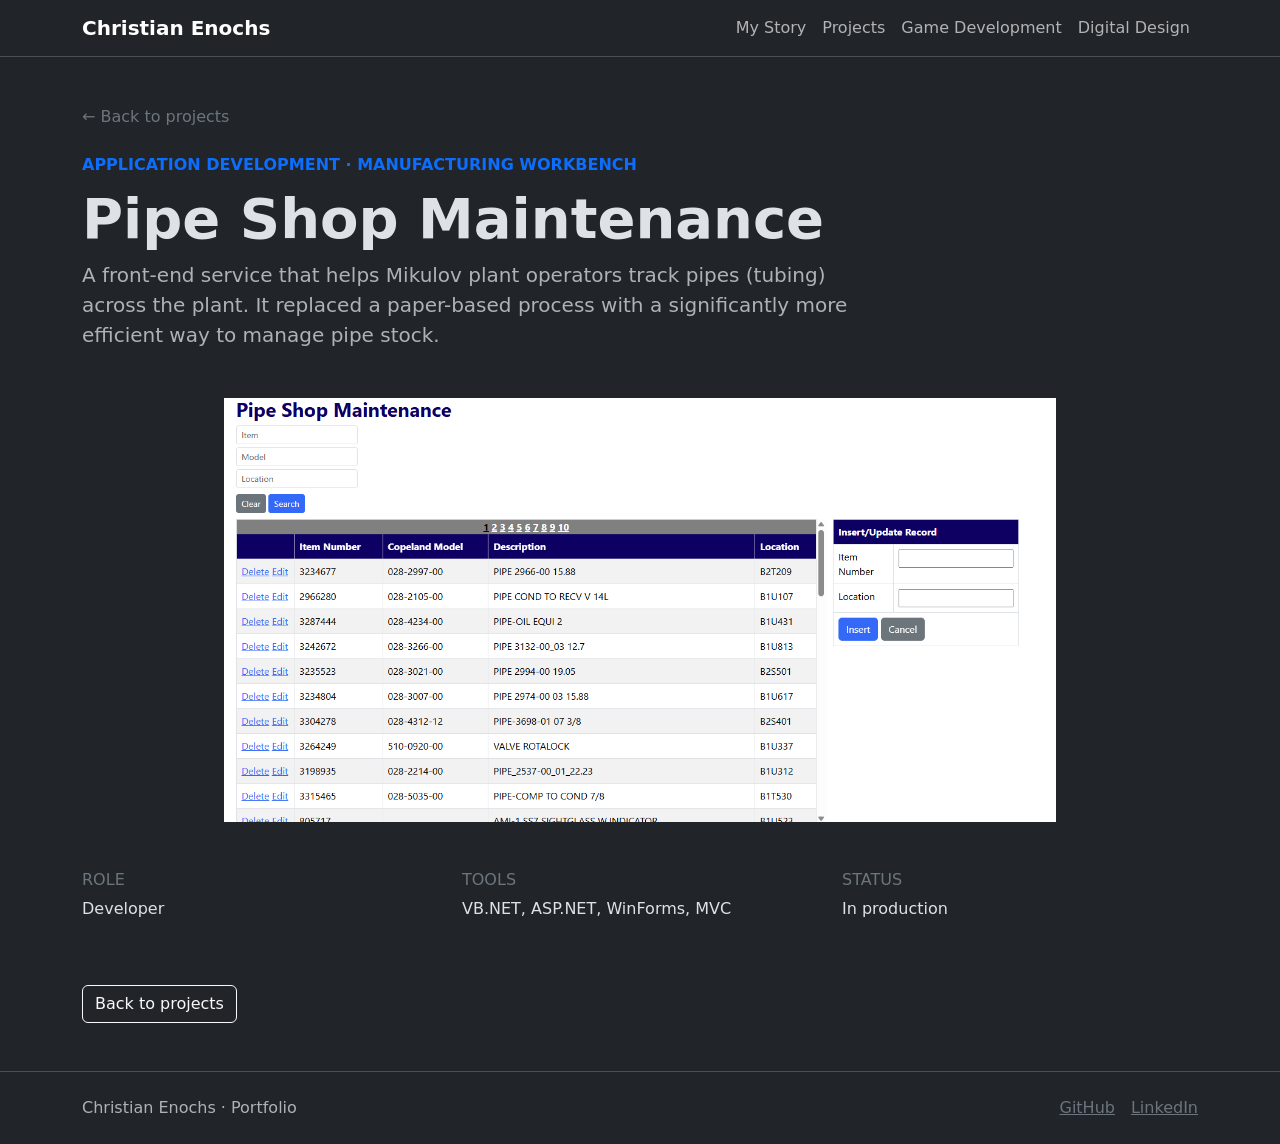
<file: Pages/case-studies/pipe-shop-maintenance.html>
<!doctype html>
<html lang="en" data-bs-theme="dark">
<head>
    <meta charset="utf-8">
    <meta name="viewport" content="width=device-width, initial-scale=1">
    <title>Pipe Shop Maintenance | Christian Enochs</title>
    <link href="https://cdn.jsdelivr.net/npm/bootstrap@5.3.8/dist/css/bootstrap.min.css" rel="stylesheet">
    <link href="../../Styles/portfolio.css" rel="stylesheet">
</head>
<body>
    <nav class="navbar navbar-expand-lg border-bottom">
        <div class="container">
            <a class="navbar-brand fw-bold" href="../../index.html">Christian Enochs</a>
            <button class="navbar-toggler" type="button" data-bs-toggle="collapse" data-bs-target="#navbarNav" aria-controls="navbarNav" aria-expanded="false" aria-label="Toggle navigation"><span class="navbar-toggler-icon"></span></button>
            <div class="collapse navbar-collapse" id="navbarNav"><ul class="navbar-nav ms-auto">
                <li class="nav-item"><a class="nav-link" href="../../index.html">My Story</a></li><li class="nav-item"><a class="nav-link" href="../projects.html">Projects</a></li><li class="nav-item"><a class="nav-link" href="../games.html">Game Development</a></li><li class="nav-item"><a class="nav-link" href="../design.html">Digital Design</a></li>
            </ul></div>
        </div>
    </nav>
    <main><section class="container py-5">
        <a class="link-secondary text-decoration-none" href="../projects.html">← Back to projects</a>
        <div class="mt-4 mb-5" style="max-width: 48rem;"><p class="text-uppercase text-primary fw-semibold mb-2">Application Development · Manufacturing Workbench</p><h1 class="display-4 fw-bold">Pipe Shop Maintenance</h1><p class="lead text-body-secondary">A front-end service that helps Mikulov plant operators track pipes (tubing) across the plant. It replaced a paper-based process with a significantly more efficient way to manage pipe stock.</p></div>
        <div class="case-study-visual case-study-image mb-5"><img src="../../Images/pipe-shop-maintenance.png" alt="Pipe Shop Maintenance interface for pipe stock"></div>
        <div class="row g-4 mb-5">
            <div class="col-md-4"><h2 class="h6 text-uppercase text-secondary">Role</h2><p>Developer</p></div><div class="col-md-4"><h2 class="h6 text-uppercase text-secondary">Tools</h2><p>VB.NET, ASP.NET, WinForms, MVC</p></div><div class="col-md-4"><h2 class="h6 text-uppercase text-secondary">Status</h2><p>In production</p></div>
        </div>
        <a class="btn btn-outline-light" href="../projects.html">Back to projects</a>
    </section></main>
    <footer class="border-top py-4"><div class="container d-flex justify-content-between"><span class="text-body-secondary">Christian Enochs · Portfolio</span><div><a href="https://github.com/cenoxx" class="link-secondary me-3" target="_blank" rel="noopener noreferrer">GitHub</a><a href="https://www.linkedin.com/in/christian-enochs-bb6218185/" class="link-secondary" target="_blank" rel="noopener noreferrer">LinkedIn</a></div></div></footer>
    <script src="https://cdn.jsdelivr.net/npm/bootstrap@5.3.8/dist/js/bootstrap.bundle.min.js"></script>
</body>
</html>
</file>
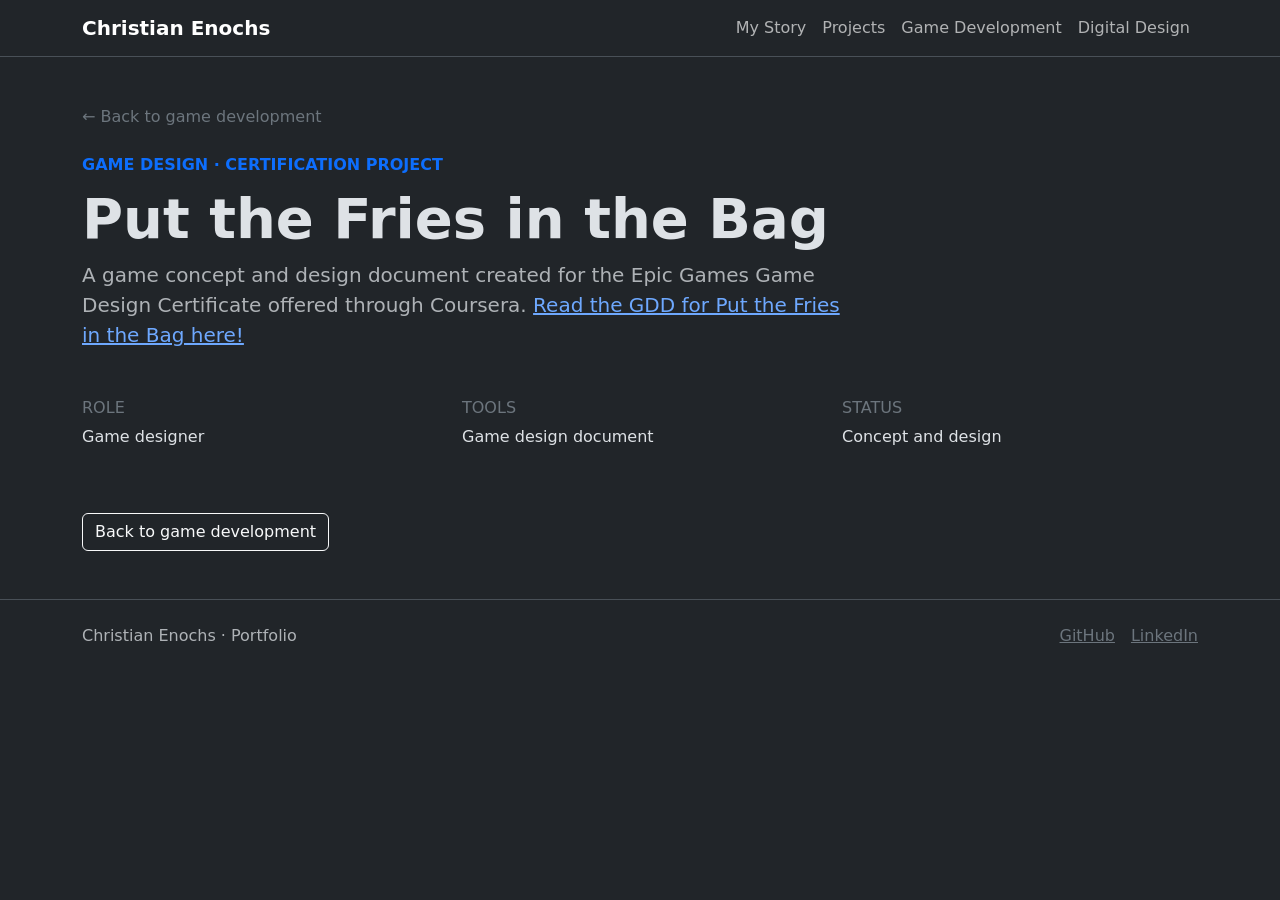
<file: Pages/case-studies/put-the-fries-in-the-bag.html>
<!doctype html>
<html lang="en" data-bs-theme="dark">
<head>
    <meta charset="utf-8">
    <meta name="viewport" content="width=device-width, initial-scale=1">
    <title>Put the Fries in the Bag | Christian Enochs</title>
    <link href="https://cdn.jsdelivr.net/npm/bootstrap@5.3.8/dist/css/bootstrap.min.css" rel="stylesheet">
    <link href="../../Styles/portfolio.css" rel="stylesheet">
</head>
<body>
    <nav class="navbar navbar-expand-lg border-bottom">
        <div class="container">
            <a class="navbar-brand fw-bold" href="../../index.html">Christian Enochs</a>
            <button class="navbar-toggler" type="button" data-bs-toggle="collapse" data-bs-target="#navbarNav" aria-controls="navbarNav" aria-expanded="false" aria-label="Toggle navigation"><span class="navbar-toggler-icon"></span></button>
            <div class="collapse navbar-collapse" id="navbarNav"><ul class="navbar-nav ms-auto">
                <li class="nav-item"><a class="nav-link" href="../../index.html">My Story</a></li><li class="nav-item"><a class="nav-link" href="../projects.html">Projects</a></li><li class="nav-item"><a class="nav-link" href="../games.html">Game Development</a></li><li class="nav-item"><a class="nav-link" href="../design.html">Digital Design</a></li>
            </ul></div>
        </div>
    </nav>
    <main><section class="container py-5">
        <a class="link-secondary text-decoration-none" href="../games.html">← Back to game development</a>
        <div class="mt-4 mb-5" style="max-width: 48rem;"><p class="text-uppercase text-primary fw-semibold mb-2">Game Design · Certification project</p><h1 class="display-4 fw-bold">Put the Fries in the Bag</h1><p class="lead text-body-secondary">A game concept and design document created for the Epic Games Game Design Certificate offered through Coursera. <a href="../../Images/FriesGDD.pdf" target="_blank" rel="noopener noreferrer">Read the GDD for Put the Fries in the Bag here!</a></p></div>
        <div class="row g-4 mb-5">
            <div class="col-md-4"><h2 class="h6 text-uppercase text-secondary">Role</h2><p>Game designer</p></div><div class="col-md-4"><h2 class="h6 text-uppercase text-secondary">Tools</h2><p>Game design document</p></div><div class="col-md-4"><h2 class="h6 text-uppercase text-secondary">Status</h2><p>Concept and design</p></div>
        </div>
        <a class="btn btn-outline-light" href="../games.html">Back to game development</a>
    </section></main>
    <footer class="border-top py-4"><div class="container d-flex justify-content-between"><span class="text-body-secondary">Christian Enochs · Portfolio</span><div><a href="https://github.com/cenoxx" class="link-secondary me-3" target="_blank" rel="noopener noreferrer">GitHub</a><a href="https://www.linkedin.com/in/christian-enochs-bb6218185/" class="link-secondary" target="_blank" rel="noopener noreferrer">LinkedIn</a></div></div></footer>
    <script src="https://cdn.jsdelivr.net/npm/bootstrap@5.3.8/dist/js/bootstrap.bundle.min.js"></script>
</body>
</html>
</file>
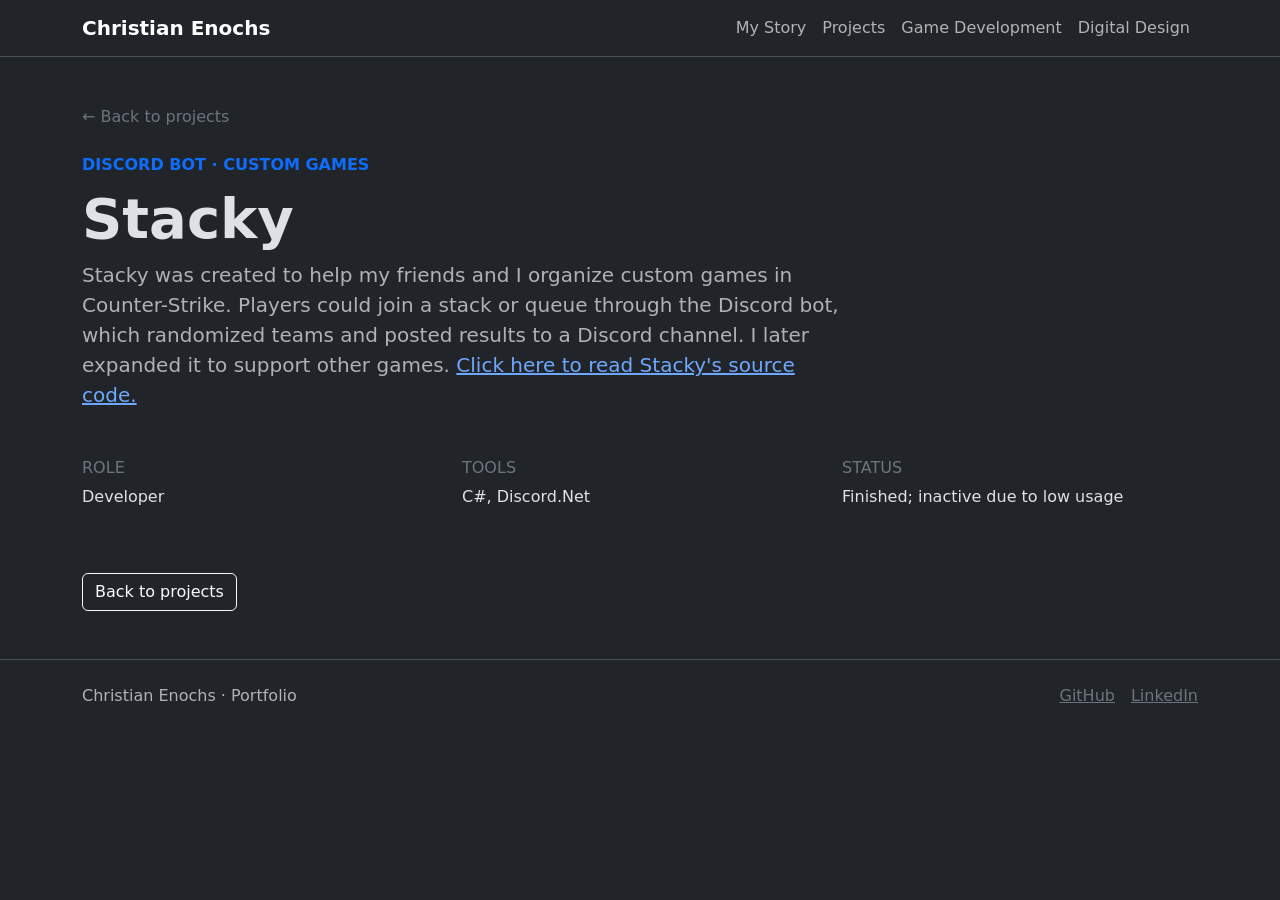
<file: Pages/case-studies/stacky.html>
<!doctype html>
<html lang="en" data-bs-theme="dark">

<head>
    <meta charset="utf-8">
    <meta name="viewport" content="width=device-width, initial-scale=1">
    <title>Stacky | Christian Enochs</title>
    <link href="https://cdn.jsdelivr.net/npm/bootstrap@5.3.8/dist/css/bootstrap.min.css" rel="stylesheet">
    <link href="../../Styles/portfolio.css" rel="stylesheet">
</head>

<body>
    <nav class="navbar navbar-expand-lg border-bottom">
        <div class="container">
            <a class="navbar-brand fw-bold" href="../../index.html">Christian Enochs</a>
            <button class="navbar-toggler" type="button" data-bs-toggle="collapse" data-bs-target="#navbarNav"
                aria-controls="navbarNav" aria-expanded="false" aria-label="Toggle navigation"><span
                    class="navbar-toggler-icon"></span></button>
            <div class="collapse navbar-collapse" id="navbarNav">
                <ul class="navbar-nav ms-auto">
                    <li class="nav-item"><a class="nav-link" href="../../index.html">My Story</a></li>
                    <li class="nav-item"><a class="nav-link" href="../projects.html">Projects</a></li>
                    <li class="nav-item"><a class="nav-link" href="../games.html">Game Development</a></li>
                    <li class="nav-item"><a class="nav-link" href="../design.html">Digital Design</a></li>
                </ul>
            </div>
        </div>
    </nav>
    <main>
        <section class="container py-5">
            <a class="link-secondary text-decoration-none" href="../projects.html">← Back to projects</a>
            <div class="mt-4 mb-5" style="max-width: 48rem;">
                <p class="text-uppercase text-primary fw-semibold mb-2">Discord Bot · Custom games</p>
                <h1 class="display-4 fw-bold">Stacky</h1>
                <p class="lead text-body-secondary">Stacky was created to help my friends and I organize custom games
                    in Counter-Strike. Players could join a stack or queue through the Discord bot, which randomized
                    teams and posted results to a Discord channel. I later expanded it to support other games. <a
                        href="https://github.com/cenoxx/CSCustomsBot" target="_blank" rel="noopener noreferrer">Click
                        here to read Stacky's source code.</a></p>
            </div>
            <div class="row g-4 mb-5">
                <div class="col-md-4">
                    <h2 class="h6 text-uppercase text-secondary">Role</h2>
                    <p>Developer</p>
                </div>
                <div class="col-md-4">
                    <h2 class="h6 text-uppercase text-secondary">Tools</h2>
                    <p>C#, Discord.Net</p>
                </div>
                <div class="col-md-4">
                    <h2 class="h6 text-uppercase text-secondary">Status</h2>
                    <p>Finished; inactive due to low usage</p>
                </div>
            </div>
            <a class="btn btn-outline-light" href="../projects.html">Back to projects</a>
        </section>
    </main>
    <footer class="border-top py-4">
        <div class="container d-flex justify-content-between"><span class="text-body-secondary">Christian Enochs ·
                Portfolio</span>
            <div><a href="https://github.com/cenoxx" class="link-secondary me-3" target="_blank"
                    rel="noopener noreferrer">GitHub</a><a href="https://www.linkedin.com/in/christian-enochs-bb6218185/" class="link-secondary" target="_blank"
                    rel="noopener noreferrer">LinkedIn</a></div>
        </div>
    </footer>
    <script src="https://cdn.jsdelivr.net/npm/bootstrap@5.3.8/dist/js/bootstrap.bundle.min.js"></script>
</body>

</html>
</file>
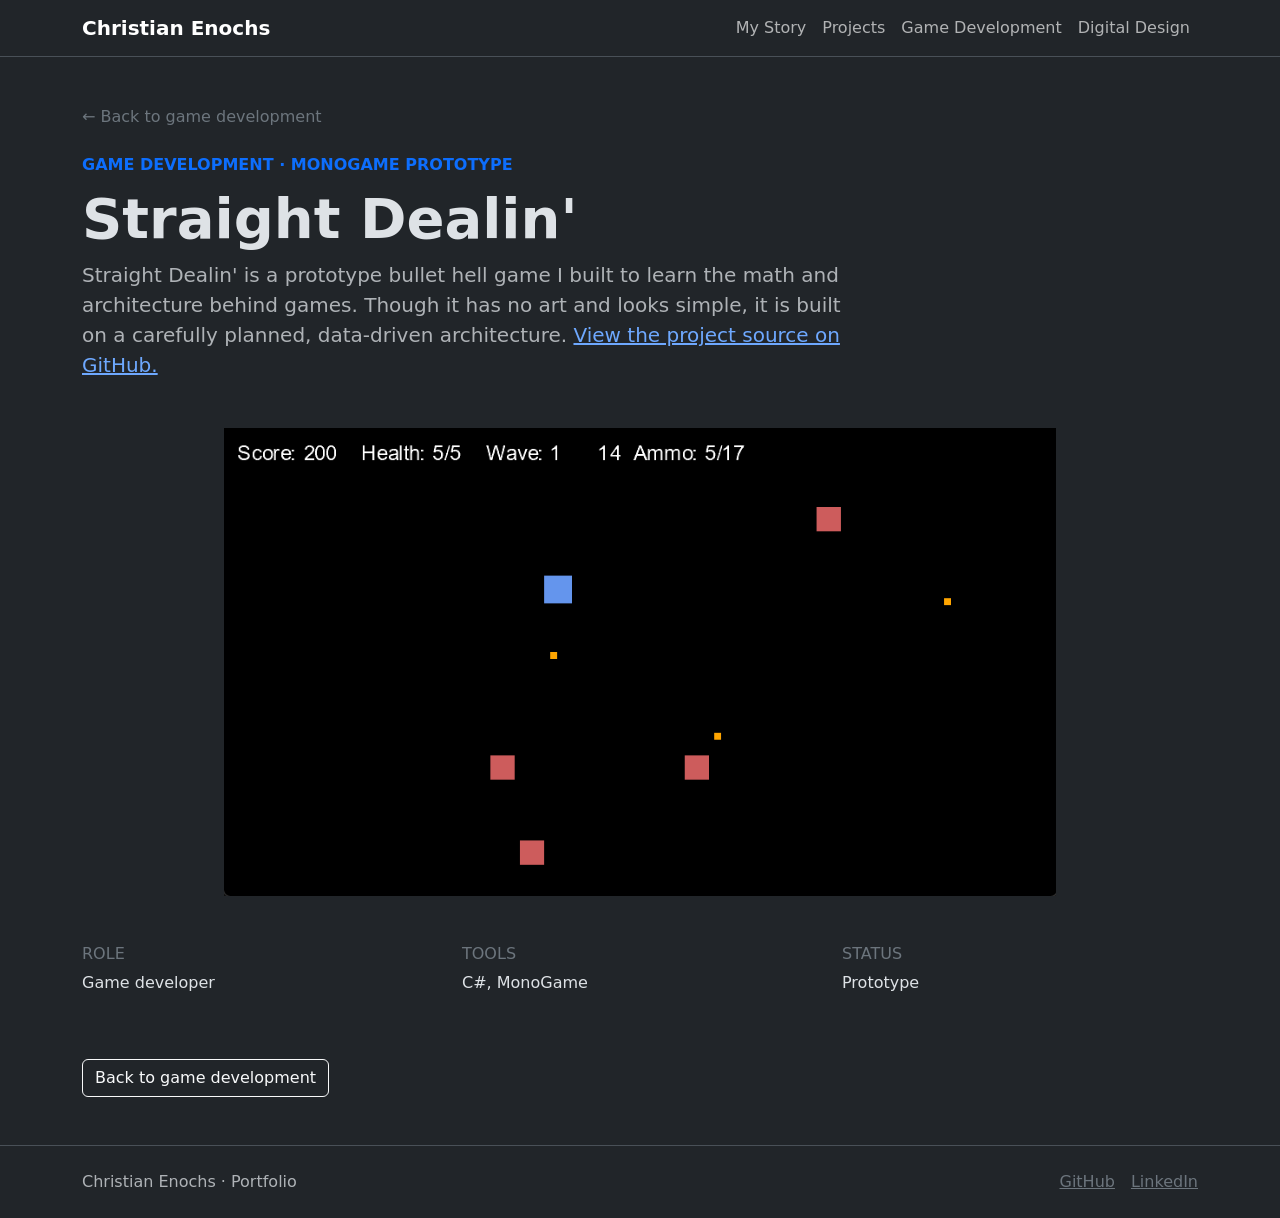
<file: Pages/case-studies/straight-dealin.html>
<!doctype html>
<html lang="en" data-bs-theme="dark">
<head>
    <meta charset="utf-8">
    <meta name="viewport" content="width=device-width, initial-scale=1">
    <title>Straight Dealin' | Christian Enochs</title>
    <link href="https://cdn.jsdelivr.net/npm/bootstrap@5.3.8/dist/css/bootstrap.min.css" rel="stylesheet">
    <link href="../../Styles/portfolio.css" rel="stylesheet">
</head>
<body>
    <nav class="navbar navbar-expand-lg border-bottom">
        <div class="container">
            <a class="navbar-brand fw-bold" href="../../index.html">Christian Enochs</a>
            <button class="navbar-toggler" type="button" data-bs-toggle="collapse" data-bs-target="#navbarNav" aria-controls="navbarNav" aria-expanded="false" aria-label="Toggle navigation"><span class="navbar-toggler-icon"></span></button>
            <div class="collapse navbar-collapse" id="navbarNav"><ul class="navbar-nav ms-auto">
                <li class="nav-item"><a class="nav-link" href="../../index.html">My Story</a></li><li class="nav-item"><a class="nav-link" href="../projects.html">Projects</a></li><li class="nav-item"><a class="nav-link" href="../games.html">Game Development</a></li><li class="nav-item"><a class="nav-link" href="../design.html">Digital Design</a></li>
            </ul></div>
        </div>
    </nav>
    <main><section class="container py-5">
        <a class="link-secondary text-decoration-none" href="../games.html">← Back to game development</a>
        <div class="mt-4 mb-5" style="max-width: 48rem;"><p class="text-uppercase text-primary fw-semibold mb-2">Game Development · MonoGame prototype</p><h1 class="display-4 fw-bold">Straight Dealin'</h1><p class="lead text-body-secondary">Straight Dealin' is a prototype bullet hell game I built to learn the math and architecture behind games. Though it has no art and looks simple, it is built on a carefully planned, data-driven architecture. <a href="https://github.com/cenoxx/BulletHell" target="_blank" rel="noopener noreferrer">View the project source on GitHub.</a></p></div>
        <div class="case-study-visual case-study-image mb-5"><img src="../../Images/straight-dealin.png" alt="Straight Dealin' game prototype"></div>
        <div class="row g-4 mb-5">
            <div class="col-md-4"><h2 class="h6 text-uppercase text-secondary">Role</h2><p>Game developer</p></div><div class="col-md-4"><h2 class="h6 text-uppercase text-secondary">Tools</h2><p>C#, MonoGame</p></div><div class="col-md-4"><h2 class="h6 text-uppercase text-secondary">Status</h2><p>Prototype</p></div>
        </div>
        <a class="btn btn-outline-light" href="../games.html">Back to game development</a>
    </section></main>
    <footer class="border-top py-4"><div class="container d-flex justify-content-between"><span class="text-body-secondary">Christian Enochs · Portfolio</span><div><a href="https://github.com/cenoxx" class="link-secondary me-3" target="_blank" rel="noopener noreferrer">GitHub</a><a href="https://www.linkedin.com/in/christian-enochs-bb6218185/" class="link-secondary" target="_blank" rel="noopener noreferrer">LinkedIn</a></div></div></footer>
    <script src="https://cdn.jsdelivr.net/npm/bootstrap@5.3.8/dist/js/bootstrap.bundle.min.js"></script>
</body>
</html>
</file>
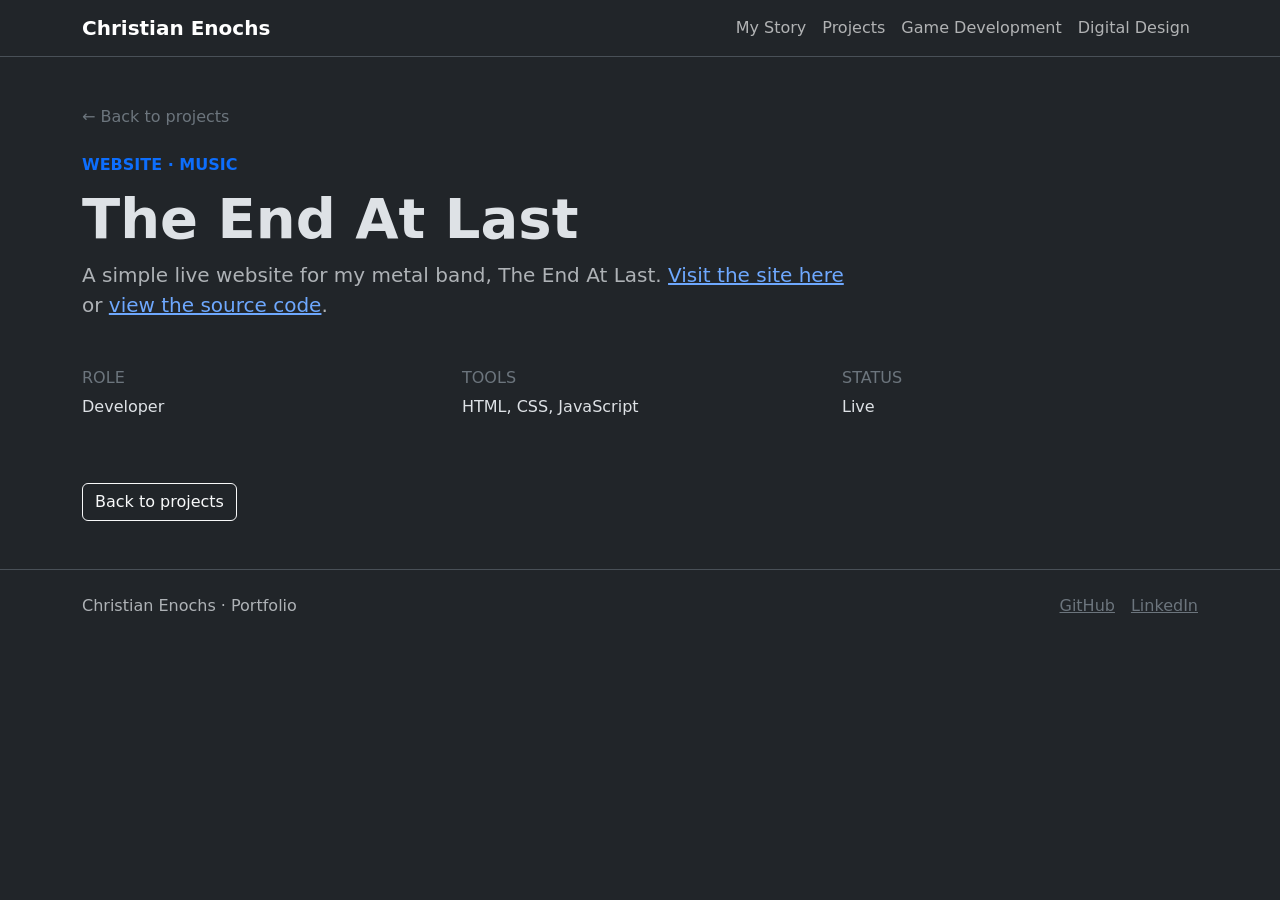
<file: Pages/case-studies/the-end-at-last.html>
<!doctype html>
<html lang="en" data-bs-theme="dark">
<head>
    <meta charset="utf-8">
    <meta name="viewport" content="width=device-width, initial-scale=1">
    <title>The End At Last | Christian Enochs</title>
    <link href="https://cdn.jsdelivr.net/npm/bootstrap@5.3.8/dist/css/bootstrap.min.css" rel="stylesheet">
    <link href="../../Styles/portfolio.css" rel="stylesheet">
</head>
<body>
    <nav class="navbar navbar-expand-lg border-bottom">
        <div class="container">
            <a class="navbar-brand fw-bold" href="../../index.html">Christian Enochs</a>
            <button class="navbar-toggler" type="button" data-bs-toggle="collapse" data-bs-target="#navbarNav" aria-controls="navbarNav" aria-expanded="false" aria-label="Toggle navigation"><span class="navbar-toggler-icon"></span></button>
            <div class="collapse navbar-collapse" id="navbarNav"><ul class="navbar-nav ms-auto">
                <li class="nav-item"><a class="nav-link" href="../../index.html">My Story</a></li><li class="nav-item"><a class="nav-link" href="../projects.html">Projects</a></li><li class="nav-item"><a class="nav-link" href="../games.html">Game Development</a></li><li class="nav-item"><a class="nav-link" href="../design.html">Digital Design</a></li>
            </ul></div>
        </div>
    </nav>
    <main><section class="container py-5">
        <a class="link-secondary text-decoration-none" href="../projects.html">← Back to projects</a>
        <div class="mt-4 mb-5" style="max-width: 48rem;"><p class="text-uppercase text-primary fw-semibold mb-2">Website · Music</p><h1 class="display-4 fw-bold">The End At Last</h1><p class="lead text-body-secondary">A simple live website for my metal band, The End At Last. <a href="https://theendatlast.com" target="_blank" rel="noopener noreferrer">Visit the site here</a> or <a href="https://github.com/cenoxx/the-end-at-last" target="_blank" rel="noopener noreferrer">view the source code</a>.</p></div>
        <div class="row g-4 mb-5">
            <div class="col-md-4"><h2 class="h6 text-uppercase text-secondary">Role</h2><p>Developer</p></div><div class="col-md-4"><h2 class="h6 text-uppercase text-secondary">Tools</h2><p>HTML, CSS, JavaScript</p></div><div class="col-md-4"><h2 class="h6 text-uppercase text-secondary">Status</h2><p>Live</p></div>
        </div>
        <a class="btn btn-outline-light" href="../projects.html">Back to projects</a>
    </section></main>
    <footer class="border-top py-4"><div class="container d-flex justify-content-between"><span class="text-body-secondary">Christian Enochs · Portfolio</span><div><a href="https://github.com/cenoxx" class="link-secondary me-3" target="_blank" rel="noopener noreferrer">GitHub</a><a href="https://www.linkedin.com/in/christian-enochs-bb6218185/" class="link-secondary" target="_blank" rel="noopener noreferrer">LinkedIn</a></div></div></footer>
    <script src="https://cdn.jsdelivr.net/npm/bootstrap@5.3.8/dist/js/bootstrap.bundle.min.js"></script>
</body>
</html>
</file>
<file: Styles/portfolio.css>
.project-card {
    transition: transform 180ms ease, border-color 180ms ease;
}

.project-card:hover {
    transform: translateY(-4px);
    border-color: var(--bs-primary) !important;
}

.project-thumbnail {
    aspect-ratio: 16 / 9;
    overflow: hidden;
}

.project-thumbnail img {
    display: block;
    width: 100%;
    height: 100%;
    object-fit: cover;
}

.design-card {
    width: 100%;
    padding: 0;
    border: 0;
    background: transparent;
    text-align: left;
    cursor: pointer;
}

.design-artwork {
    aspect-ratio: 4 / 3;
    display: grid;
    place-items: center;
    overflow: hidden;
    position: relative;
    background: transparent;
    transition: transform 180ms ease, box-shadow 180ms ease;
}

.design-card:hover .design-artwork,
.design-card:focus-visible .design-artwork {
    transform: translateY(-2px);
    box-shadow: 0 0 0 1px rgba(255, 255, 255, 0.12), 0 12px 28px rgba(0, 0, 0, 0.28);
}

.design-artwork::before {
    display: none;
}

.design-artwork img {
    display: block;
    width: 100%;
    height: 100%;
    object-fit: cover;
    position: relative;
    z-index: 1;
}

.wordmark-artwork {
    background: transparent;
    box-shadow: none;
}

.wordmark-artwork::before {
    display: none;
}

.wordmark-artwork img {
    object-fit: contain;
    background: transparent;
}

.design-lightbox {
    position: fixed;
    inset: 0;
    display: none;
    align-items: center;
    justify-content: center;
    z-index: 2000;
    padding: 1.5rem;
}

.design-lightbox.is-visible {
    display: flex;
}

.design-lightbox-backdrop {
    position: absolute;
    inset: 0;
    background: rgba(0, 0, 0, 0.8);
}

.design-lightbox-panel {
    position: relative;
    z-index: 1;
    background: rgba(17, 24, 32, 0.96);
    border: 1px solid rgba(255, 255, 255, 0.08);
    border-radius: 1rem;
    width: min(96vw, 1200px);
    max-height: 92vh;
    overflow: hidden;
    box-shadow: 0 24px 80px rgba(0, 0, 0, 0.6);
}

.design-lightbox-header {
    display: flex;
    align-items: center;
    justify-content: space-between;
    padding: 1rem 1.25rem 0.5rem;
}

.design-lightbox-header h5 {
    margin: 0;
    font-size: 1rem;
    font-weight: 600;
}

.design-lightbox-close {
    background: transparent;
    color: rgba(255, 255, 255, 0.85);
    border: 0;
    font-size: 2rem;
    line-height: 1;
    padding: 0 0.25rem;
    cursor: pointer;
}

.design-lightbox-body {
    display: flex;
    justify-content: center;
    align-items: center;
    padding: 0 1rem 1rem;
    max-height: calc(92vh - 76px);
    overflow: auto;
}

.design-modal-image {
    display: block;
    max-width: 100%;
    max-height: calc(92vh - 76px);
    width: auto;
    height: auto;
    object-fit: contain;
    background: rgba(0, 0, 0, 0.18);
    border-radius: 0.75rem;
}

.design-artwork span {
    z-index: 1;
    color: rgba(255, 255, 255, .82);
    font-size: .8rem;
    letter-spacing: .14em;
    text-transform: uppercase;
} 

/* .project-thumbnail::before,
.case-study-visual::before {
    content: "";
    position: absolute;
    width: 11rem;
    height: 11rem;
    border: 1px solid rgba(255, 255, 255, .18);
    border-radius: 50%;
    transform: translate(38%, -20%);
}

.project-thumbnail-label,
.case-study-visual span {
    z-index: 1;
    color: rgba(255, 255, 255, .82);
    font-size: .8rem;
    letter-spacing: .14em;
    text-transform: uppercase;
} */

.case-study-visual {
    min-height: 19rem;
    position: relative;
    display: grid;
    place-items: center;
    overflow: hidden;
    border-radius: var(--bs-border-radius-lg);
    background:
        radial-gradient(ellipse at 75% 25%, rgba(13, 110, 253, .42), transparent 40%),
        linear-gradient(135deg, #202b3a, #111820 65%);
}

.case-study-visual::before {
    width: 16rem;
    height: 16rem;
}

.case-study-image {
    min-height: 0;
    overflow: visible;
    background: none;
}

.case-study-image img {
    display: block;
    width: 100%;
    max-width: 52rem;
    height: auto;
}

@media (prefers-reduced-motion: reduce) {
    .project-card {
        transition: none;
    }

    .project-card:hover {
        transform: none;
    }
}
</file>
